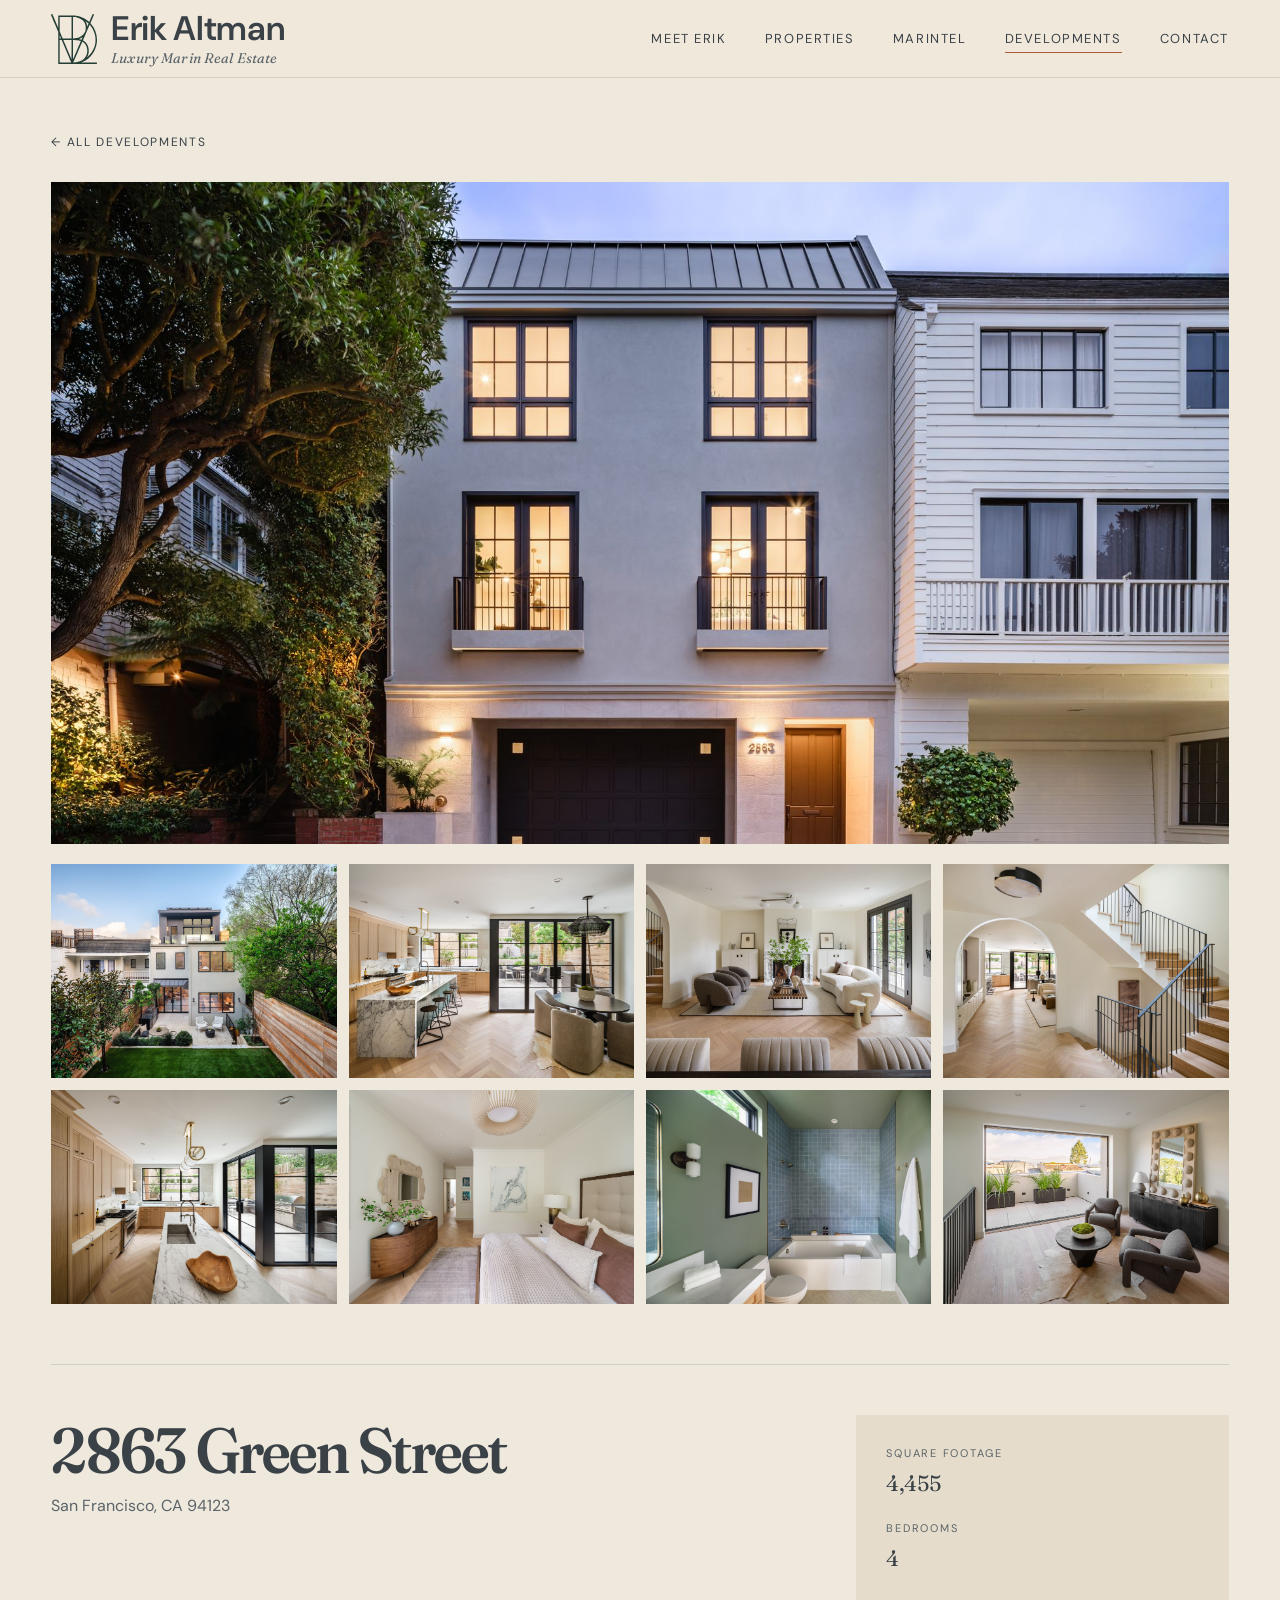
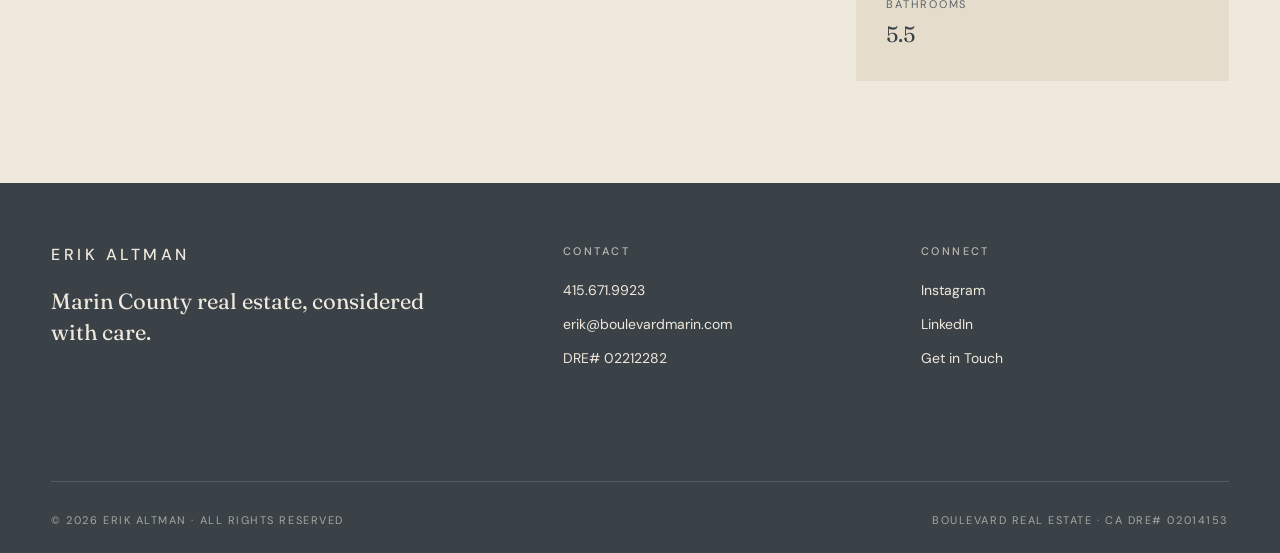
<file: development.html>
<!DOCTYPE html>
<html lang="en">
<head>
  <meta charset="UTF-8">
  <meta name="viewport" content="width=device-width, initial-scale=1.0">
  <title>Development | Erik Altman Marin County Real Estate</title>
  <meta name="description" content="Development project details from Erik Altman, Marin County real estate.">
  <!-- SEO -->
  <meta property="og:type" content="website">
  <meta property="og:site_name" content="Erik Altman Properties">
  <meta property="og:title" content="Development | Erik Altman Marin County Real Estate">
  <meta property="og:description" content="Development project details from Erik Altman, Marin County real estate.">
  <meta property="og:url" content="https://erikaltman.com/development">
  <meta property="og:image" content="https://erikaltman.com/images/photos/46-birch/06.jpg">
  <meta name="twitter:card" content="summary_large_image">
  <link rel="preconnect" href="https://fonts.googleapis.com">
  <link rel="preconnect" href="https://fonts.gstatic.com" crossorigin>
  <link href="https://fonts.googleapis.com/css2?family=DM+Sans:wght@400;500;600&family=DM+Serif+Display:ital@0;1&family=Fraunces:ital,opsz,wght,SOFT,WONK@0,9..144,400..900,0..100,0..1;1,9..144,400..900,0..100,0..1&display=swap" rel="stylesheet">
  <link rel="icon" href="favicon.ico" sizes="any">
  <link rel="icon" href="favicon.svg" type="image/svg+xml">
  <link rel="apple-touch-icon" href="apple-touch-icon.png">
  <link rel="stylesheet" href="css/styles.css?v=20261119a">
  <script async src="https://news.google.com/swg/js/v1/publisher.js"></script>
</head>
<body>

  <nav class="nav">
    <div class="nav-inner">
      <a href="index.html" class="nav-logo"><img src="images/blvd-mark.svg" alt="" class="nav-mark" width="35" height="38"><span class="nav-logo-text"><span class="nav-name">Erik Altman</span><span class="nav-tagline">Luxury Marin Real Estate</span></span></a>
      <button class="nav-toggle" aria-label="Menu"><span></span><span></span><span></span></button>
      <ul class="nav-links">
        <li><a href="index.html">Meet Erik</a></li>
        <li><a href="properties.html">Properties</a></li>
        <li><a href="marintel.html">MarIntel</a></li>
        <li><a href="developments.html" class="active">Developments</a></li>
        <li><a href="contact.html">Contact</a></li>
      </ul>
    </div>
  </nav>

  <main>
    <section class="section" id="property-detail"></section>
  </main>

  <footer class="footer">
    <div class="footer-inner">
      <div>
        <div class="footer-logo">ERIK ALTMAN</div>
        <p class="footer-tagline">Marin County real estate, considered with care.</p>
      </div>
      <div>
        <h4>Contact</h4>
        <ul>
          <li><a href="tel:4156719923">415.671.9923</a></li>
          <li><a href="mailto:erik@boulevardmarin.com">erik@boulevardmarin.com</a></li>
          <li>DRE# 02212282</li>
        </ul>
      </div>
      <div>
        <h4>Connect</h4>
        <ul>
          <li><a href="https://www.instagram.com/erikaltmanproperties/" target="_blank" rel="noopener">Instagram</a></li>
          <li><a href="https://www.linkedin.com/in/erik-altman/" target="_blank" rel="noopener">LinkedIn</a></li>
          <li><a href="contact.html">Get in Touch</a></li>
        </ul>
        <div class="footer-preferred-source" google-add-preferred-source-btn data-theme="dark" data-lang="en"></div>
      </div>
    </div>
    <div class="footer-bottom">
      <span>© <span id="year"></span> Erik Altman · All Rights Reserved</span>
      <span>Boulevard Real Estate · CA DRE# 02014153</span>
    </div>
  </footer>

  <script src="js/site.js?v=20261119b"></script>
  <script>
    document.getElementById('year').textContent = new Date().getFullYear();
    renderPropertyDetail(true);
  </script>
</body>
</html>
</file>
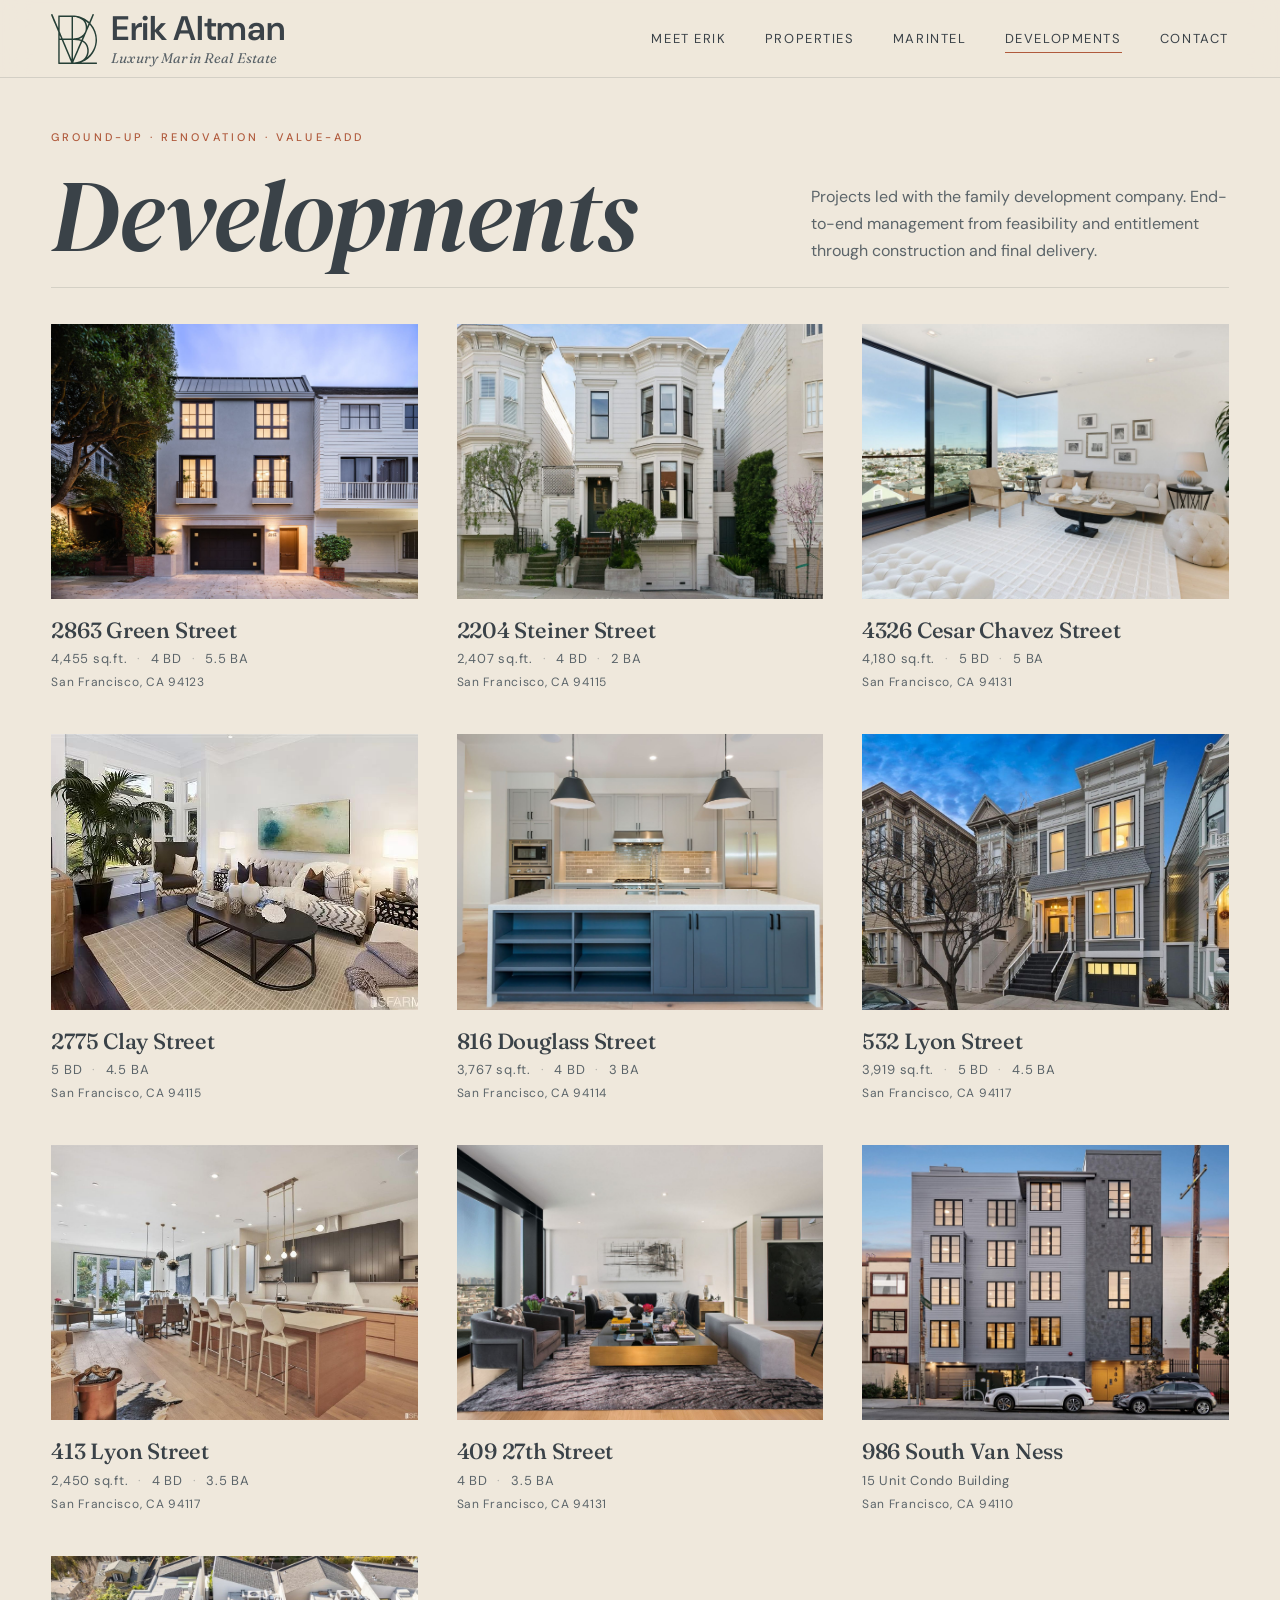
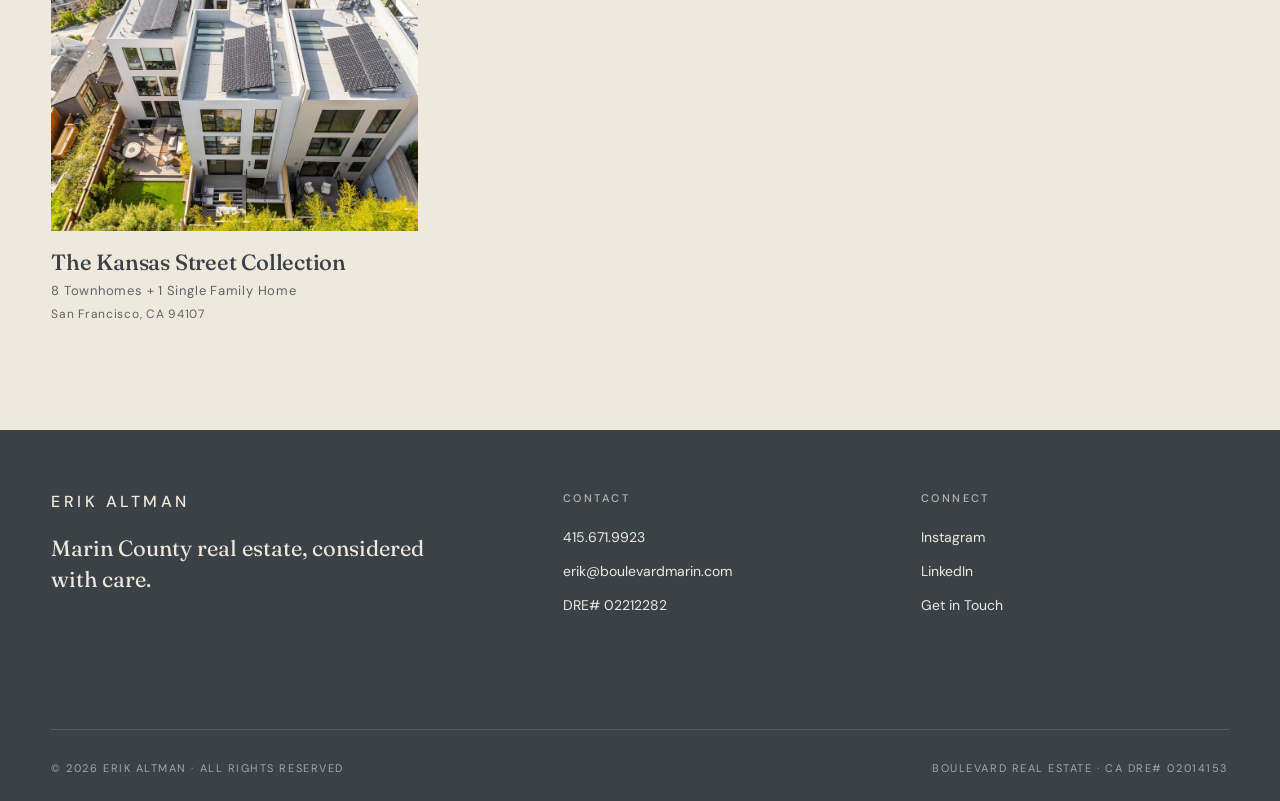
<file: developments.html>
<!DOCTYPE html>
<html lang="en">
<head>
  <meta charset="UTF-8">
  <meta name="viewport" content="width=device-width, initial-scale=1.0">
  <title>Marin &amp; San Francisco Real Estate Development | Erik Altman</title>
  <meta name="description" content="Ground-up homes, renovations and value-add projects led by Erik Altman in Marin County and San Francisco, from Kentfield to Pacific Heights.">
  <!-- SEO -->
  <link rel="canonical" href="https://erikaltman.com/developments">
  <meta property="og:type" content="website">
  <meta property="og:site_name" content="Erik Altman Properties">
  <meta property="og:title" content="Marin &amp; San Francisco Real Estate Development | Erik Altman">
  <meta property="og:description" content="Ground-up homes, renovations and value-add projects led by Erik Altman in Marin County and San Francisco, from Kentfield to Pacific Heights.">
  <meta property="og:url" content="https://erikaltman.com/developments">
  <meta property="og:image" content="https://erikaltman.com/images/photos/46-birch/06.jpg">
  <meta name="twitter:card" content="summary_large_image">
  <link rel="preconnect" href="https://fonts.googleapis.com">
  <link rel="preconnect" href="https://fonts.gstatic.com" crossorigin>
  <link href="https://fonts.googleapis.com/css2?family=DM+Sans:wght@400;500;600&family=DM+Serif+Display:ital@0;1&family=Fraunces:ital,opsz,wght,SOFT,WONK@0,9..144,400..900,0..100,0..1;1,9..144,400..900,0..100,0..1&display=swap" rel="stylesheet">
  <link rel="icon" href="favicon.ico" sizes="any">
  <link rel="icon" href="favicon.svg" type="image/svg+xml">
  <link rel="apple-touch-icon" href="apple-touch-icon.png">
  <link rel="stylesheet" href="css/styles.css?v=20261119a">
  <script async src="https://news.google.com/swg/js/v1/publisher.js"></script>
</head>
<body>

  <nav class="nav">
    <div class="nav-inner">
      <a href="index.html" class="nav-logo"><img src="images/blvd-mark.svg" alt="" class="nav-mark" width="35" height="38"><span class="nav-logo-text"><span class="nav-name">Erik Altman</span><span class="nav-tagline">Luxury Marin Real Estate</span></span></a>
      <button class="nav-toggle" aria-label="Menu"><span></span><span></span><span></span></button>
      <ul class="nav-links">
        <li><a href="index.html">Meet Erik</a></li>
        <li><a href="properties.html">Properties</a></li>
        <li><a href="marintel.html">MarIntel</a></li>
        <li><a href="developments.html" class="active">Developments</a></li>
        <li><a href="contact.html">Contact</a></li>
      </ul>
    </div>
  </nav>

  <main>
    <section class="section">
      <div class="section-header">
        <div>
          <div class="eyebrow fade-up">Ground-Up · Renovation · Value-Add</div>
          <h1 class="h-display fade-up d1">Developments</h1>
        </div>
        <p class="body-text fade-up d2" style="max-width:38ch;">
          Projects led with the family development company. End-to-end management from feasibility and entitlement through construction and final delivery.
        </p>
      </div>

      <div class="properties-grid fade-up d2" id="developments-grid"></div>
    </section>
  </main>

  <footer class="footer">
    <div class="footer-inner">
      <div>
        <div class="footer-logo">ERIK ALTMAN</div>
        <p class="footer-tagline">Marin County real estate, considered with care.</p>
      </div>
      <div>
        <h4>Contact</h4>
        <ul>
          <li><a href="tel:4156719923">415.671.9923</a></li>
          <li><a href="mailto:erik@boulevardmarin.com">erik@boulevardmarin.com</a></li>
          <li>DRE# 02212282</li>
        </ul>
      </div>
      <div>
        <h4>Connect</h4>
        <ul>
          <li><a href="https://www.instagram.com/erikaltmanproperties/" target="_blank" rel="noopener">Instagram</a></li>
          <li><a href="https://www.linkedin.com/in/erik-altman/" target="_blank" rel="noopener">LinkedIn</a></li>
          <li><a href="contact.html">Get in Touch</a></li>
        </ul>
        <div class="footer-preferred-source" google-add-preferred-source-btn data-theme="dark" data-lang="en"></div>
      </div>
    </div>
    <div class="footer-bottom">
      <span>© <span id="year"></span> Erik Altman · All Rights Reserved</span>
      <span>Boulevard Real Estate · CA DRE# 02014153</span>
    </div>
  </footer>

  <script src="js/site.js?v=20261119b"></script>
  <script>
    document.getElementById('year').textContent = new Date().getFullYear();
    renderDevelopmentsGrid('#developments-grid');
  </script>
</body>
</html>
</file>
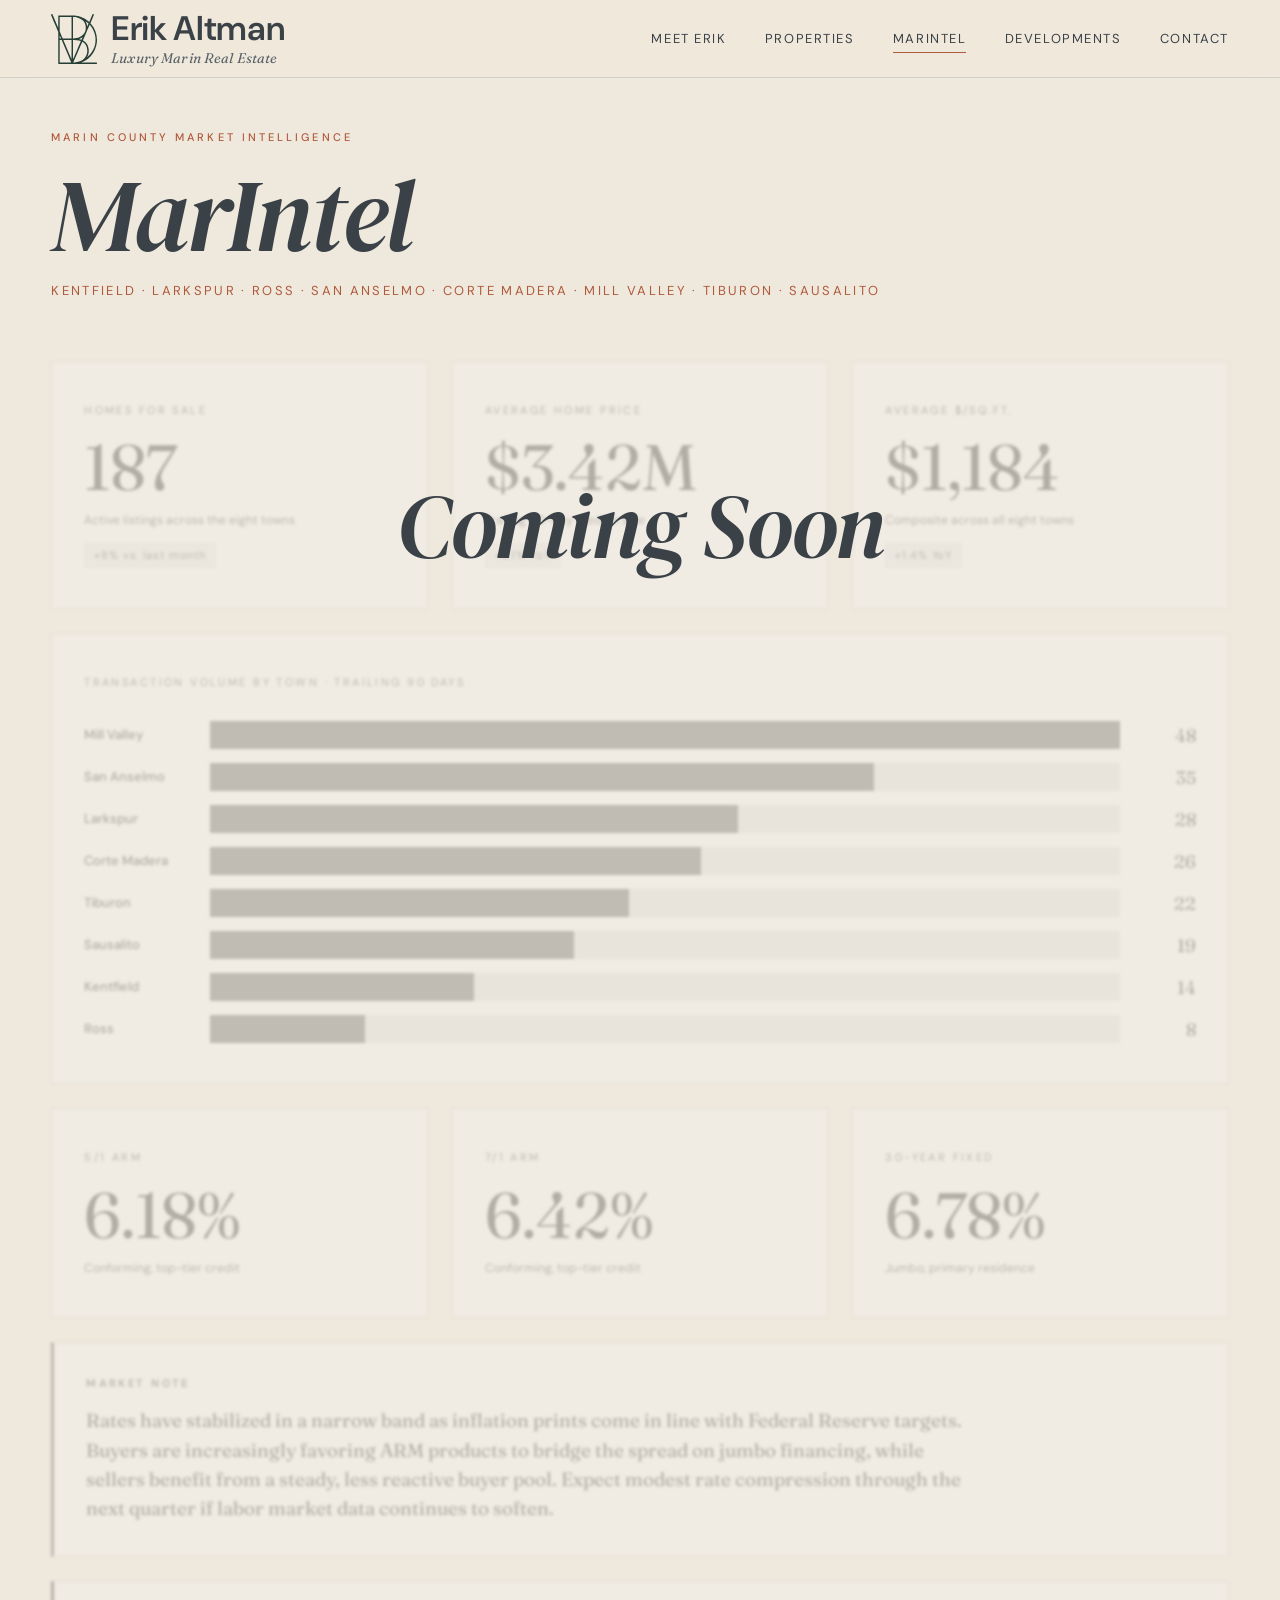
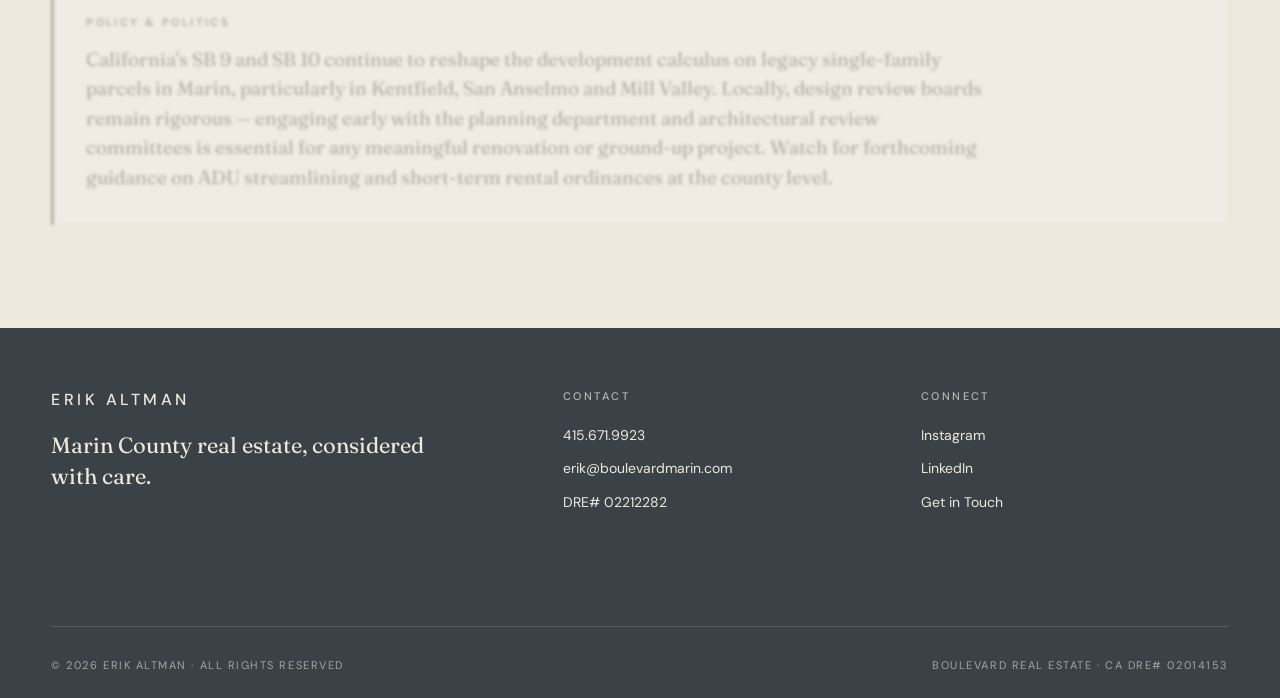
<file: marintel.html>
<!DOCTYPE html>
<html lang="en">
<head>
  <meta charset="UTF-8">
  <meta name="viewport" content="width=device-width, initial-scale=1.0">
  <title>MarIntel: Marin County Real Estate Market Report | Erik Altman</title>
  <meta name="description" content="Marin County housing market intelligence for Kentfield, Ross, Larkspur, San Anselmo, Corte Madera, Mill Valley, Tiburon and Sausalito: listings, prices and mortgage rates.">
  <!-- SEO -->
  <link rel="canonical" href="https://erikaltman.com/marintel">
  <meta property="og:type" content="website">
  <meta property="og:site_name" content="Erik Altman Properties">
  <meta property="og:title" content="MarIntel: Marin County Real Estate Market Report | Erik Altman">
  <meta property="og:description" content="Marin County housing market intelligence for Kentfield, Ross, Larkspur, San Anselmo, Corte Madera, Mill Valley, Tiburon and Sausalito: listings, prices and mortgage rates.">
  <meta property="og:url" content="https://erikaltman.com/marintel">
  <meta property="og:image" content="https://erikaltman.com/images/photos/46-birch/06.jpg">
  <meta name="twitter:card" content="summary_large_image">
  <link rel="preconnect" href="https://fonts.googleapis.com">
  <link rel="preconnect" href="https://fonts.gstatic.com" crossorigin>
  <link href="https://fonts.googleapis.com/css2?family=DM+Sans:wght@400;500;600&family=DM+Serif+Display:ital@0;1&family=Fraunces:ital,opsz,wght,SOFT,WONK@0,9..144,400..900,0..100,0..1;1,9..144,400..900,0..100,0..1&display=swap" rel="stylesheet">
  <link rel="icon" href="favicon.ico" sizes="any">
  <link rel="icon" href="favicon.svg" type="image/svg+xml">
  <link rel="apple-touch-icon" href="apple-touch-icon.png">
  <link rel="stylesheet" href="css/styles.css?v=20261119a">
  <script async src="https://news.google.com/swg/js/v1/publisher.js"></script>
</head>
<body>

  <nav class="nav">
    <div class="nav-inner">
      <a href="index.html" class="nav-logo"><img src="images/blvd-mark.svg" alt="" class="nav-mark" width="35" height="38"><span class="nav-logo-text"><span class="nav-name">Erik Altman</span><span class="nav-tagline">Luxury Marin Real Estate</span></span></a>
      <button class="nav-toggle" aria-label="Menu"><span></span><span></span><span></span></button>
      <ul class="nav-links">
        <li><a href="index.html">Meet Erik</a></li>
        <li><a href="properties.html">Properties</a></li>
        <li><a href="marintel.html" class="active">MarIntel</a></li>
        <li><a href="developments.html">Developments</a></li>
        <li><a href="contact.html">Contact</a></li>
      </ul>
    </div>
  </nav>

  <main>
    <section class="section">

      <div class="marintel-header fade-up">
        <div class="eyebrow">Marin County Market Intelligence</div>
        <h1 class="h-display">MarIntel</h1>
        <div class="marintel-towns">
          Kentfield · Larkspur · Ross · San Anselmo · Corte Madera · Mill Valley · Tiburon · Sausalito
        </div>
      </div>

      <!-- COMING SOON: data below is grayed out until MarIntel launches -->
      <div class="marintel-soon">
        <div class="marintel-soon-content" aria-hidden="true" inert>
        <!-- ROW 1: HEADLINE STATS -->
        <div class="stat-grid fade-up d1">
          <div class="stat-card">
            <div class="stat-card-label">Homes for Sale</div>
            <div class="stat-card-value">187</div>
            <div class="stat-card-sub">Active listings across the eight towns</div>
            <span class="stat-card-trend">+8% vs. last month</span>
          </div>
          <div class="stat-card">
            <div class="stat-card-label">Average Home Price</div>
            <div class="stat-card-value">$3.42M</div>
            <div class="stat-card-sub">Trailing 90-day median sale</div>
            <span class="stat-card-trend">+2.1% YoY</span>
          </div>
          <div class="stat-card">
            <div class="stat-card-label">Average $/Sq.Ft.</div>
            <div class="stat-card-value">$1,184</div>
            <div class="stat-card-sub">Composite across all eight towns</div>
            <span class="stat-card-trend">+1.4% YoY</span>
          </div>
        </div>

        <!-- ROW 2: BAR CHART -->
        <div class="chart-wrap fade-up d2" style="margin-bottom:24px;">
          <div class="chart-title">Transaction Volume by Town · Trailing 90 Days</div>
          <div class="bar-chart">
            <div class="bar-label">Mill Valley</div>
            <div class="bar-track"><div class="bar-fill" data-width="100%"></div></div>
            <div class="bar-value">48</div>
          </div>
          <div class="bar-chart">
            <div class="bar-label">San Anselmo</div>
            <div class="bar-track"><div class="bar-fill" data-width="73%"></div></div>
            <div class="bar-value">35</div>
          </div>
          <div class="bar-chart">
            <div class="bar-label">Larkspur</div>
            <div class="bar-track"><div class="bar-fill" data-width="58%"></div></div>
            <div class="bar-value">28</div>
          </div>
          <div class="bar-chart">
            <div class="bar-label">Corte Madera</div>
            <div class="bar-track"><div class="bar-fill" data-width="54%"></div></div>
            <div class="bar-value">26</div>
          </div>
          <div class="bar-chart">
            <div class="bar-label">Tiburon</div>
            <div class="bar-track"><div class="bar-fill" data-width="46%"></div></div>
            <div class="bar-value">22</div>
          </div>
          <div class="bar-chart">
            <div class="bar-label">Sausalito</div>
            <div class="bar-track"><div class="bar-fill" data-width="40%"></div></div>
            <div class="bar-value">19</div>
          </div>
          <div class="bar-chart">
            <div class="bar-label">Kentfield</div>
            <div class="bar-track"><div class="bar-fill" data-width="29%"></div></div>
            <div class="bar-value">14</div>
          </div>
          <div class="bar-chart">
            <div class="bar-label">Ross</div>
            <div class="bar-track"><div class="bar-fill" data-width="17%"></div></div>
            <div class="bar-value">8</div>
          </div>
        </div>

        <!-- ROW 3: MORTGAGE RATES + COMMENTARY -->
        <div class="stat-grid fade-up d2">
          <div class="stat-card">
            <div class="stat-card-label">5/1 ARM</div>
            <div class="stat-card-value">6.18%</div>
            <div class="stat-card-sub">Conforming, top-tier credit</div>
          </div>
          <div class="stat-card">
            <div class="stat-card-label">7/1 ARM</div>
            <div class="stat-card-value">6.42%</div>
            <div class="stat-card-sub">Conforming, top-tier credit</div>
          </div>
          <div class="stat-card">
            <div class="stat-card-label">30-Year Fixed</div>
            <div class="stat-card-value">6.78%</div>
            <div class="stat-card-sub">Jumbo, primary residence</div>
          </div>
        </div>

        <div class="commentary fade-up d3" style="margin-top:24px;">
          <h4>Market Note</h4>
          <p>
            Rates have stabilized in a narrow band as inflation prints come in line with Federal Reserve targets. Buyers are increasingly favoring ARM products to bridge the spread on jumbo financing, while sellers benefit from a steady, less reactive buyer pool. Expect modest rate compression through the next quarter if labor market data continues to soften.
          </p>
        </div>

        <!-- ROW 4: POLICY -->
        <div class="commentary fade-up d3" style="margin-top:24px; border-left-color: var(--canopy);">
          <h4 style="color: var(--canopy);">Policy & Politics</h4>
          <p>
            California's SB 9 and SB 10 continue to reshape the development calculus on legacy single-family parcels in Marin, particularly in Kentfield, San Anselmo and Mill Valley. Locally, design review boards remain rigorous — engaging early with the planning department and architectural review committees is essential for any meaningful renovation or ground-up project. Watch for forthcoming guidance on ADU streamlining and short-term rental ordinances at the county level.
          </p>
        </div>
        </div>
        <div class="marintel-soon-overlay">
          <div class="marintel-soon-badge">
            <div class="marintel-soon-title">Coming Soon</div>
          </div>
        </div>
      </div>

    </section>
  </main>

  <footer class="footer">
    <div class="footer-inner">
      <div>
        <div class="footer-logo">ERIK ALTMAN</div>
        <p class="footer-tagline">Marin County real estate, considered with care.</p>
      </div>
      <div>
        <h4>Contact</h4>
        <ul>
          <li><a href="tel:4156719923">415.671.9923</a></li>
          <li><a href="mailto:erik@boulevardmarin.com">erik@boulevardmarin.com</a></li>
          <li>DRE# 02212282</li>
        </ul>
      </div>
      <div>
        <h4>Connect</h4>
        <ul>
          <li><a href="https://www.instagram.com/erikaltmanproperties/" target="_blank" rel="noopener">Instagram</a></li>
          <li><a href="https://www.linkedin.com/in/erik-altman/" target="_blank" rel="noopener">LinkedIn</a></li>
          <li><a href="contact.html">Get in Touch</a></li>
        </ul>
        <div class="footer-preferred-source" google-add-preferred-source-btn data-theme="dark" data-lang="en"></div>
      </div>
    </div>
    <div class="footer-bottom">
      <span>© <span id="year"></span> Erik Altman · All Rights Reserved</span>
      <span>Boulevard Real Estate · CA DRE# 02014153</span>
    </div>
  </footer>

  <script src="js/site.js?v=20261119b"></script>
  <script>document.getElementById('year').textContent = new Date().getFullYear();</script>
</body>
</html>
</file>
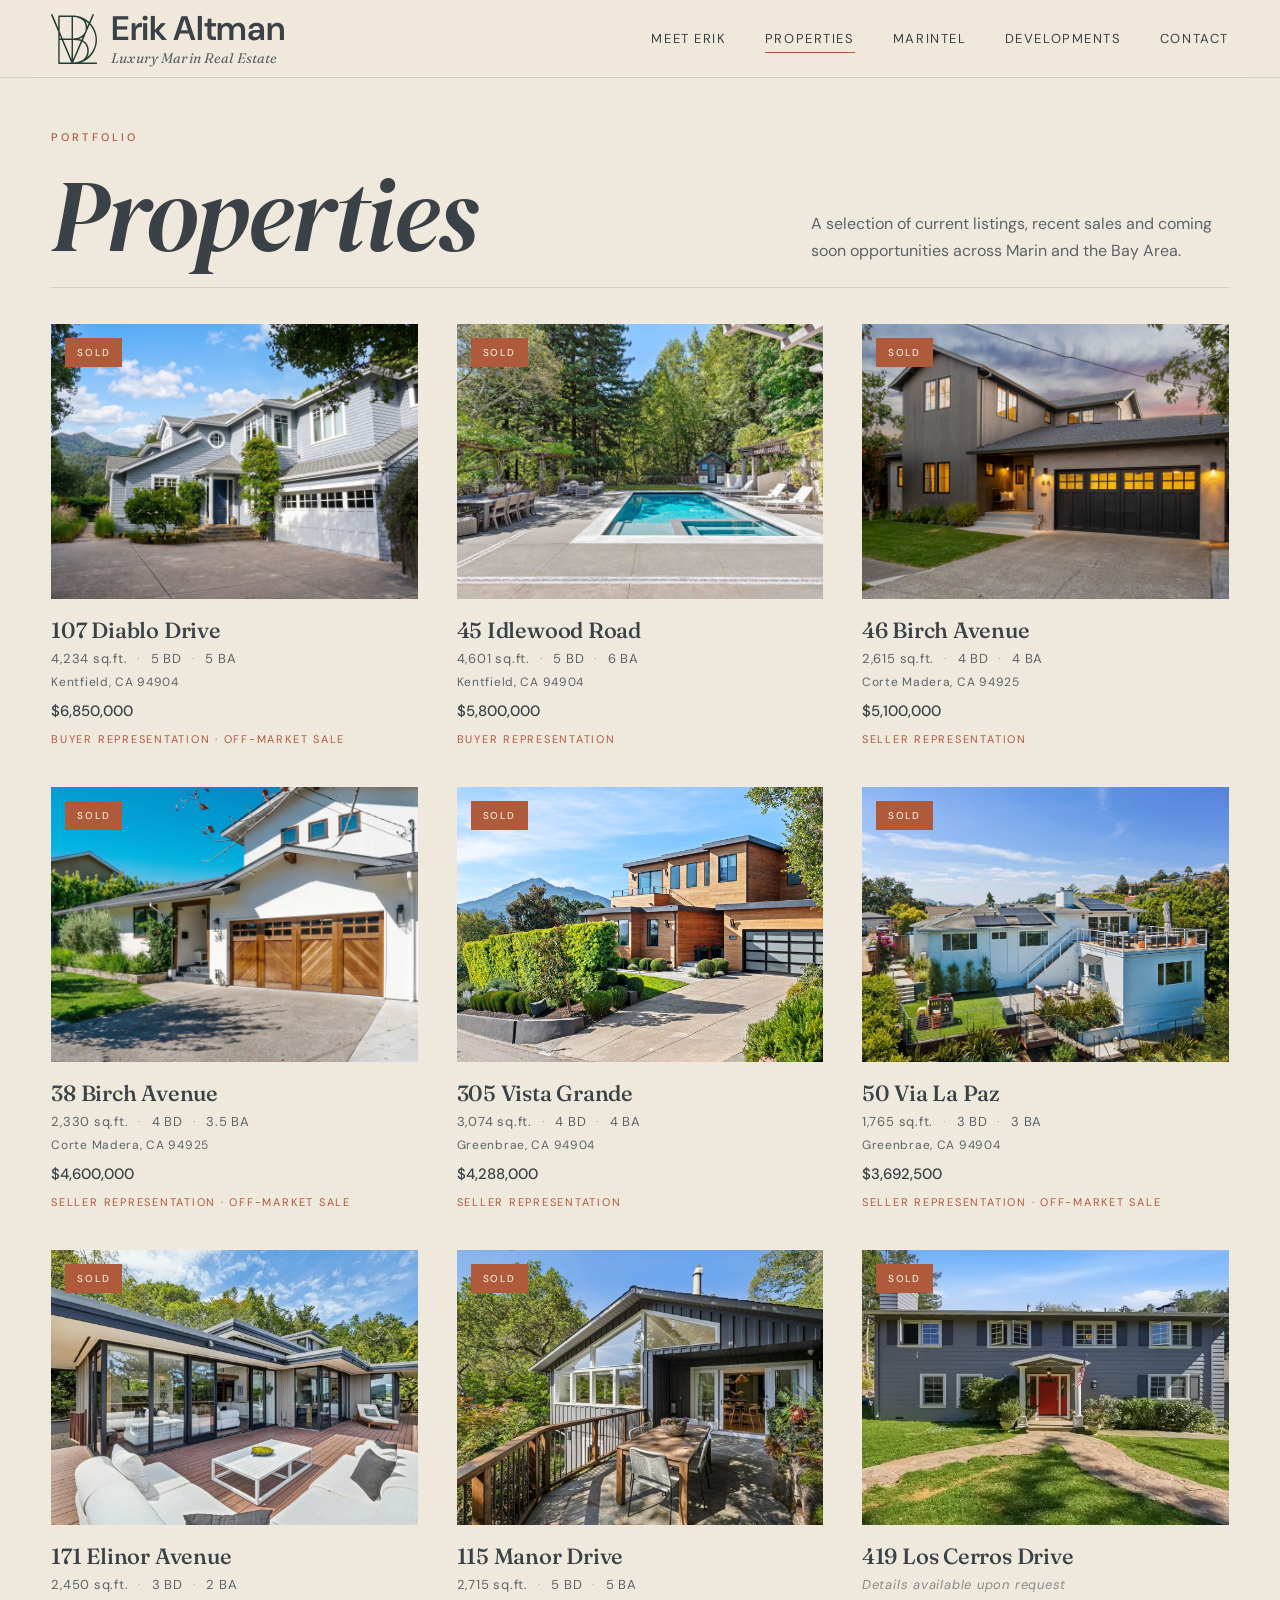
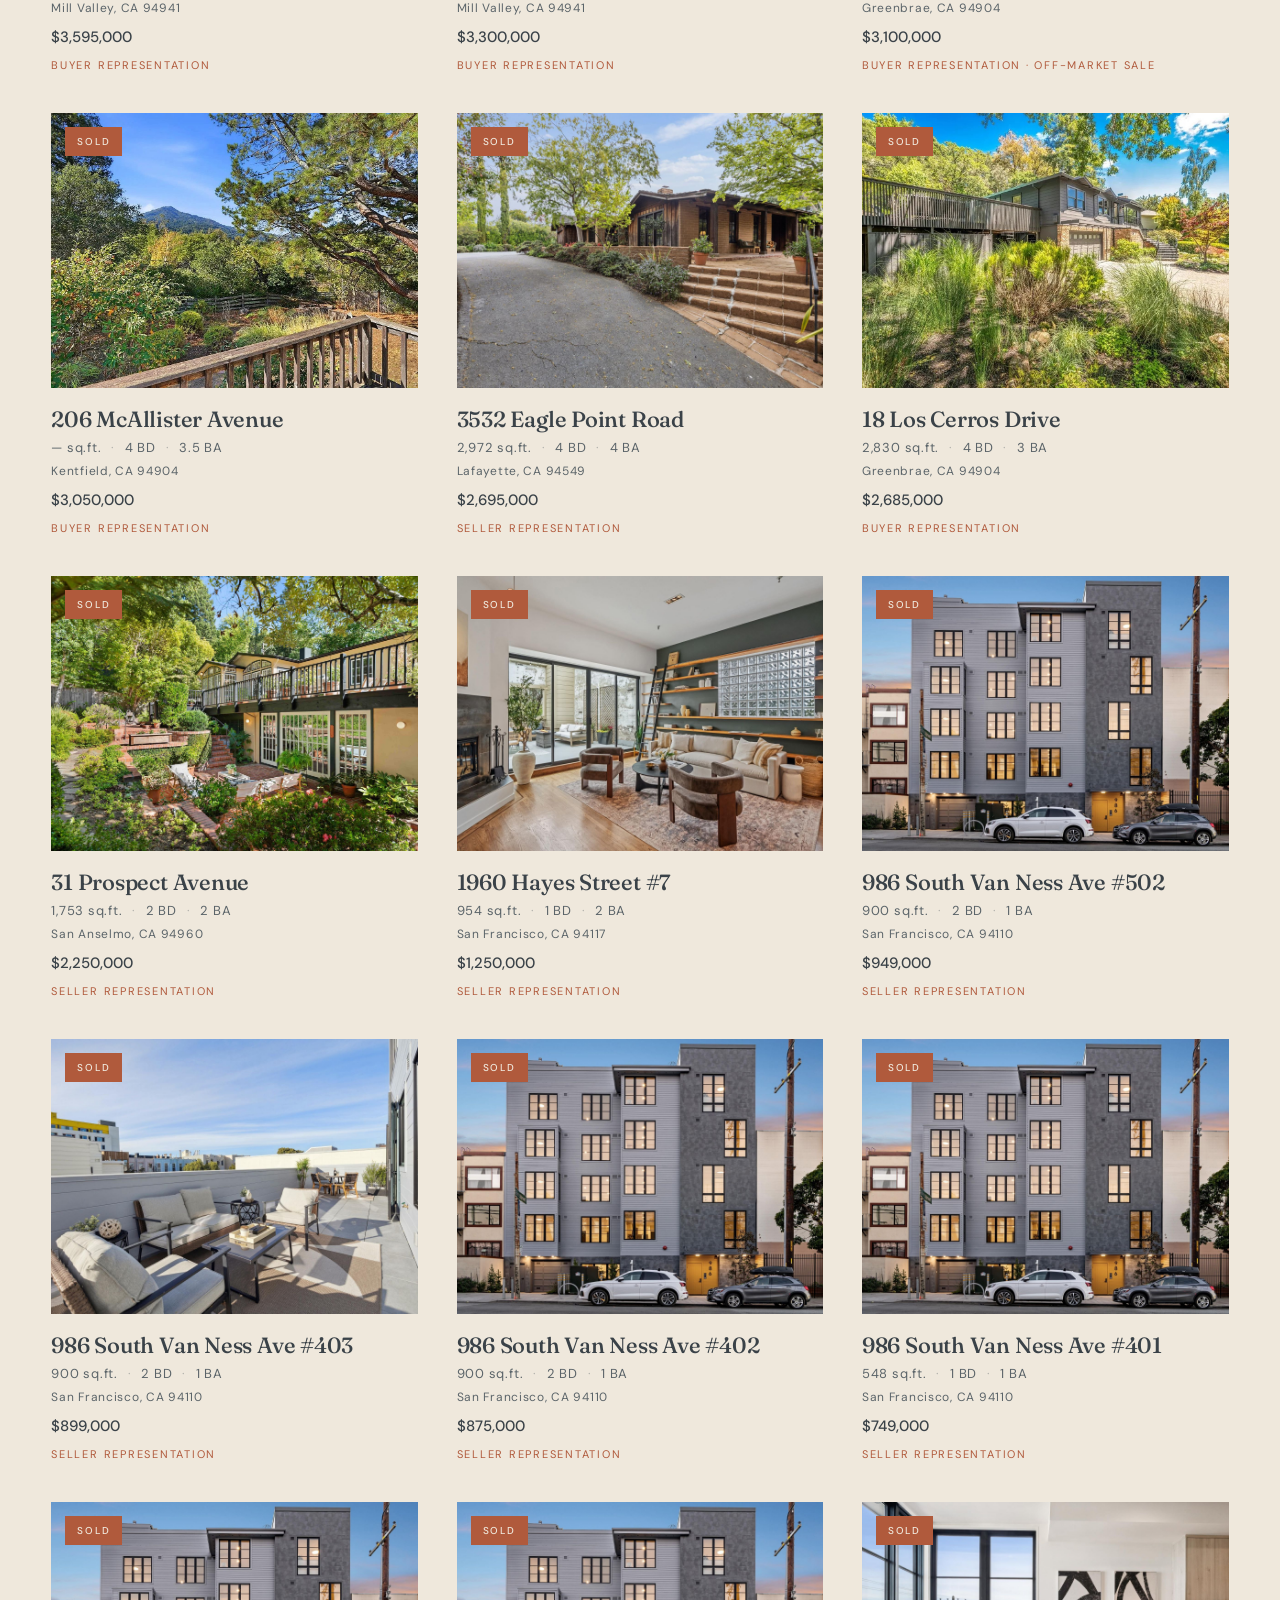
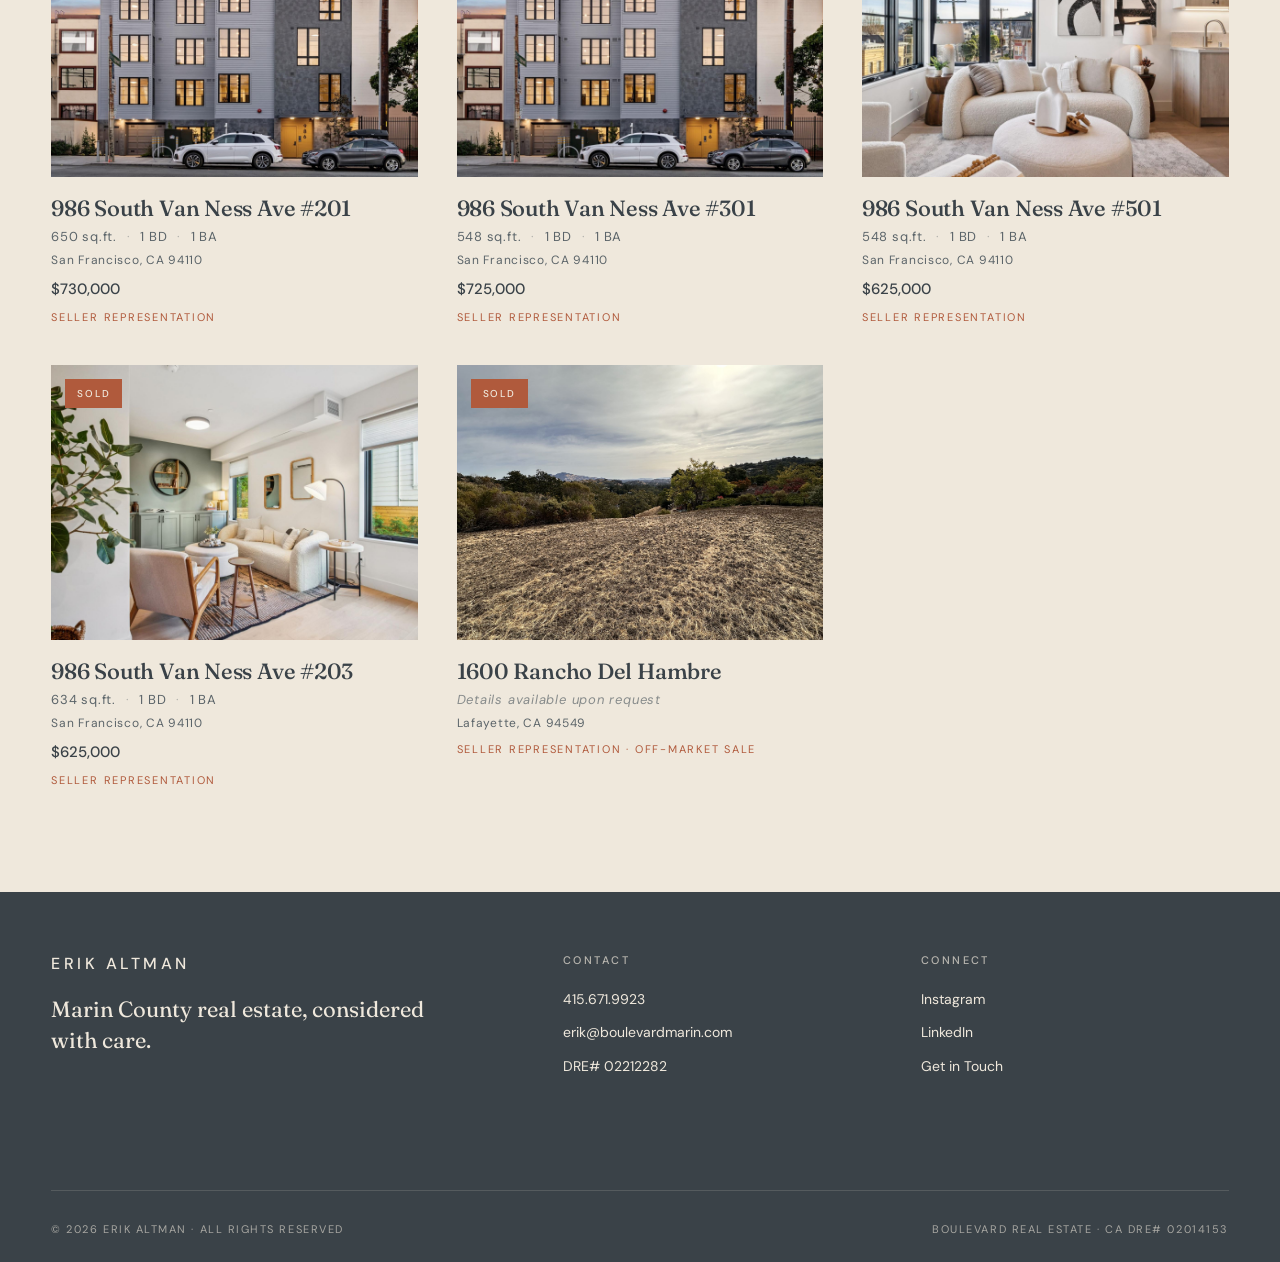
<file: properties.html>
<!DOCTYPE html>
<html lang="en">
<head>
  <meta charset="UTF-8">
  <meta name="viewport" content="width=device-width, initial-scale=1.0">
  <title>Marin Homes Sold &amp; For Sale | Erik Altman Properties</title>
  <meta name="description" content="Homes bought and sold by Erik Altman across Marin County and San Francisco, including Kentfield, Ross, Larkspur, Greenbrae, Mill Valley and San Anselmo.">
  <!-- SEO -->
  <link rel="canonical" href="https://erikaltman.com/properties">
  <meta property="og:type" content="website">
  <meta property="og:site_name" content="Erik Altman Properties">
  <meta property="og:title" content="Marin Homes Sold &amp; For Sale | Erik Altman Properties">
  <meta property="og:description" content="Homes bought and sold by Erik Altman across Marin County and San Francisco, including Kentfield, Ross, Larkspur, Greenbrae, Mill Valley and San Anselmo.">
  <meta property="og:url" content="https://erikaltman.com/properties">
  <meta property="og:image" content="https://erikaltman.com/images/photos/46-birch/06.jpg">
  <meta name="twitter:card" content="summary_large_image">
  <link rel="preconnect" href="https://fonts.googleapis.com">
  <link rel="preconnect" href="https://fonts.gstatic.com" crossorigin>
  <link href="https://fonts.googleapis.com/css2?family=DM+Sans:wght@400;500;600&family=DM+Serif+Display:ital@0;1&family=Fraunces:ital,opsz,wght,SOFT,WONK@0,9..144,400..900,0..100,0..1;1,9..144,400..900,0..100,0..1&display=swap" rel="stylesheet">
  <link rel="icon" href="favicon.ico" sizes="any">
  <link rel="icon" href="favicon.svg" type="image/svg+xml">
  <link rel="apple-touch-icon" href="apple-touch-icon.png">
  <link rel="stylesheet" href="css/styles.css?v=20261119a">
  <script async src="https://news.google.com/swg/js/v1/publisher.js"></script>
</head>
<body>

  <nav class="nav">
    <div class="nav-inner">
      <a href="index.html" class="nav-logo"><img src="images/blvd-mark.svg" alt="" class="nav-mark" width="35" height="38"><span class="nav-logo-text"><span class="nav-name">Erik Altman</span><span class="nav-tagline">Luxury Marin Real Estate</span></span></a>
      <button class="nav-toggle" aria-label="Menu"><span></span><span></span><span></span></button>
      <ul class="nav-links">
        <li><a href="index.html">Meet Erik</a></li>
        <li><a href="properties.html" class="active">Properties</a></li>
        <li><a href="marintel.html">MarIntel</a></li>
        <li><a href="developments.html">Developments</a></li>
        <li><a href="contact.html">Contact</a></li>
      </ul>
    </div>
  </nav>

  <main>
    <section class="section">
      <div class="section-header">
        <div>
          <div class="eyebrow fade-up">Portfolio</div>
          <h1 class="h-display fade-up d1">Properties</h1>
        </div>
        <p class="body-text fade-up d2" style="max-width:38ch;">
          A selection of current listings, recent sales and coming soon opportunities across Marin and the Bay Area.
        </p>
      </div>

      <div class="properties-grid fade-up d2" id="properties-grid"></div>
    </section>
  </main>

  <footer class="footer">
    <div class="footer-inner">
      <div>
        <div class="footer-logo">ERIK ALTMAN</div>
        <p class="footer-tagline">Marin County real estate, considered with care.</p>
      </div>
      <div>
        <h4>Contact</h4>
        <ul>
          <li><a href="tel:4156719923">415.671.9923</a></li>
          <li><a href="mailto:erik@boulevardmarin.com">erik@boulevardmarin.com</a></li>
          <li>DRE# 02212282</li>
        </ul>
      </div>
      <div>
        <h4>Connect</h4>
        <ul>
          <li><a href="https://www.instagram.com/erikaltmanproperties/" target="_blank" rel="noopener">Instagram</a></li>
          <li><a href="https://www.linkedin.com/in/erik-altman/" target="_blank" rel="noopener">LinkedIn</a></li>
          <li><a href="contact.html">Get in Touch</a></li>
        </ul>
        <div class="footer-preferred-source" google-add-preferred-source-btn data-theme="dark" data-lang="en"></div>
      </div>
    </div>
    <div class="footer-bottom">
      <span>© <span id="year"></span> Erik Altman · All Rights Reserved</span>
      <span>Boulevard Real Estate · CA DRE# 02014153</span>
    </div>
  </footer>

  <script src="js/site.js?v=20261119b"></script>
  <script>
    document.getElementById('year').textContent = new Date().getFullYear();
    renderPropertiesGrid('#properties-grid');
  </script>
</body>
</html>
</file>
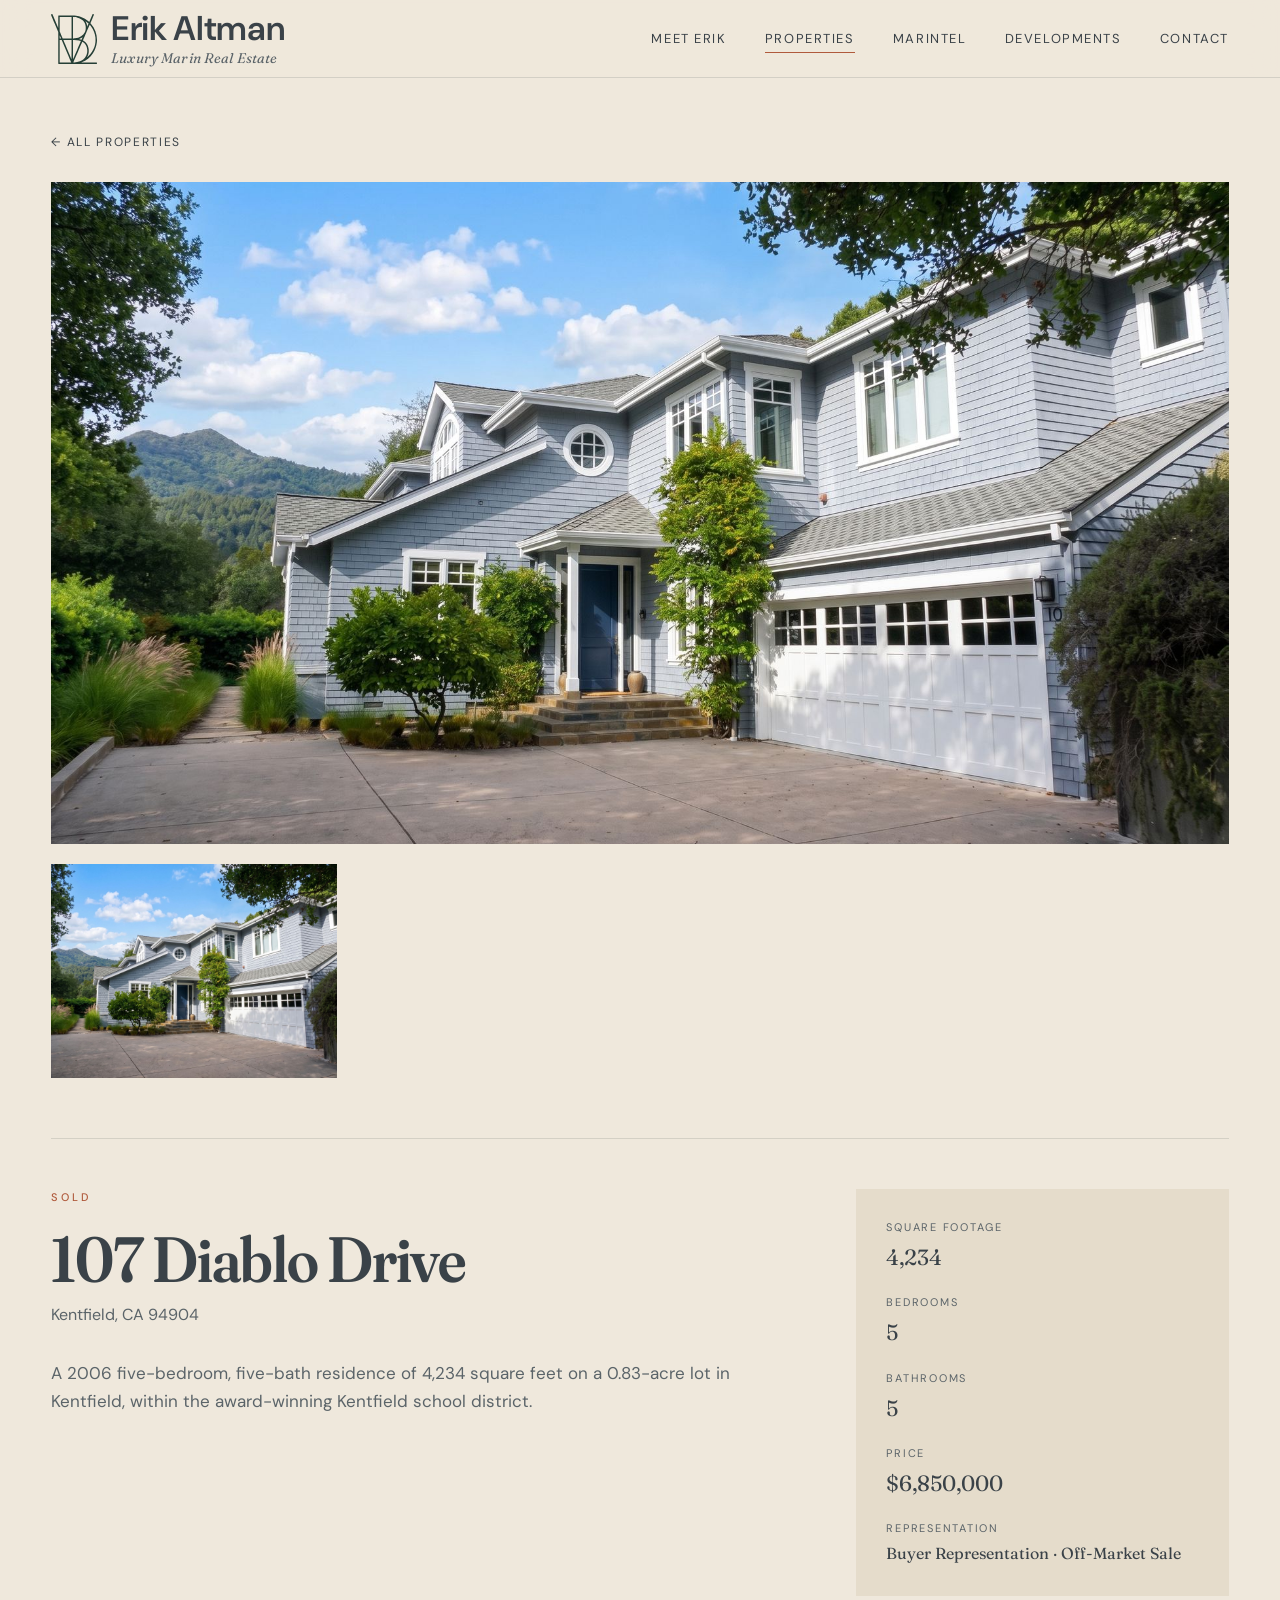
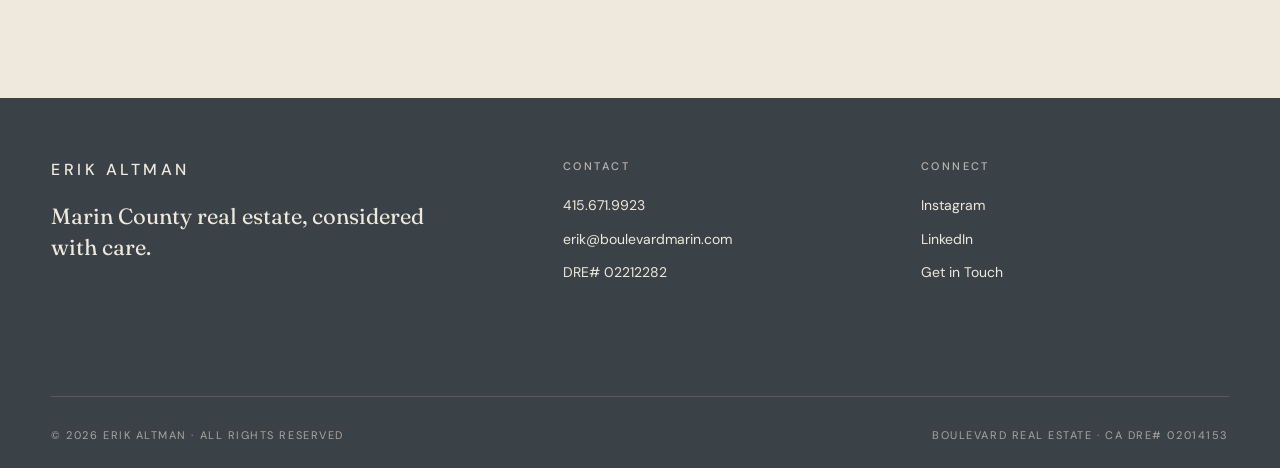
<file: property.html>
<!DOCTYPE html>
<html lang="en">
<head>
  <meta charset="UTF-8">
  <meta name="viewport" content="width=device-width, initial-scale=1.0">
  <title>Property | Erik Altman Marin County Real Estate</title>
  <meta name="description" content="Property details from Erik Altman, Marin County real estate.">
  <!-- SEO -->
  <meta property="og:type" content="website">
  <meta property="og:site_name" content="Erik Altman Properties">
  <meta property="og:title" content="Property | Erik Altman Marin County Real Estate">
  <meta property="og:description" content="Property details from Erik Altman, Marin County real estate.">
  <meta property="og:url" content="https://erikaltman.com/property">
  <meta property="og:image" content="https://erikaltman.com/images/photos/46-birch/06.jpg">
  <meta name="twitter:card" content="summary_large_image">
  <link rel="preconnect" href="https://fonts.googleapis.com">
  <link rel="preconnect" href="https://fonts.gstatic.com" crossorigin>
  <link href="https://fonts.googleapis.com/css2?family=DM+Sans:wght@400;500;600&family=DM+Serif+Display:ital@0;1&family=Fraunces:ital,opsz,wght,SOFT,WONK@0,9..144,400..900,0..100,0..1;1,9..144,400..900,0..100,0..1&display=swap" rel="stylesheet">
  <link rel="icon" href="favicon.ico" sizes="any">
  <link rel="icon" href="favicon.svg" type="image/svg+xml">
  <link rel="apple-touch-icon" href="apple-touch-icon.png">
  <link rel="stylesheet" href="css/styles.css?v=20261119a">
  <script async src="https://news.google.com/swg/js/v1/publisher.js"></script>
</head>
<body>

  <nav class="nav">
    <div class="nav-inner">
      <a href="index.html" class="nav-logo"><img src="images/blvd-mark.svg" alt="" class="nav-mark" width="35" height="38"><span class="nav-logo-text"><span class="nav-name">Erik Altman</span><span class="nav-tagline">Luxury Marin Real Estate</span></span></a>
      <button class="nav-toggle" aria-label="Menu"><span></span><span></span><span></span></button>
      <ul class="nav-links">
        <li><a href="index.html">Meet Erik</a></li>
        <li><a href="properties.html" class="active">Properties</a></li>
        <li><a href="marintel.html">MarIntel</a></li>
        <li><a href="developments.html">Developments</a></li>
        <li><a href="contact.html">Contact</a></li>
      </ul>
    </div>
  </nav>

  <main>
    <section class="section" id="property-detail"></section>
  </main>

  <footer class="footer">
    <div class="footer-inner">
      <div>
        <div class="footer-logo">ERIK ALTMAN</div>
        <p class="footer-tagline">Marin County real estate, considered with care.</p>
      </div>
      <div>
        <h4>Contact</h4>
        <ul>
          <li><a href="tel:4156719923">415.671.9923</a></li>
          <li><a href="mailto:erik@boulevardmarin.com">erik@boulevardmarin.com</a></li>
          <li>DRE# 02212282</li>
        </ul>
      </div>
      <div>
        <h4>Connect</h4>
        <ul>
          <li><a href="https://www.instagram.com/erikaltmanproperties/" target="_blank" rel="noopener">Instagram</a></li>
          <li><a href="https://www.linkedin.com/in/erik-altman/" target="_blank" rel="noopener">LinkedIn</a></li>
          <li><a href="contact.html">Get in Touch</a></li>
        </ul>
        <div class="footer-preferred-source" google-add-preferred-source-btn data-theme="dark" data-lang="en"></div>
      </div>
    </div>
    <div class="footer-bottom">
      <span>© <span id="year"></span> Erik Altman · All Rights Reserved</span>
      <span>Boulevard Real Estate · CA DRE# 02014153</span>
    </div>
  </footer>

  <script src="js/site.js?v=20261119b"></script>
  <script>
    document.getElementById('year').textContent = new Date().getFullYear();
    renderPropertyDetail(false);
  </script>
</body>
</html>
</file>
<file: css/styles.css>
/* ============================================================
   ERIK ALTMAN — Marin County Real Estate
   Brand palette inspired by Boulevard Marin
   ============================================================ */

:root {
  /* Boulevard brand palette */
  --limestone: #EFE8DC;       /* primary background */
  --limestone-deep: #E5DCCB;  /* secondary surfaces */
  --slate: #3A4248;           /* primary type & spot color */
  --slate-soft: #5B6469;
  --canyon-brick: #B05A3C;    /* warm accent */
  --canopy: #455444;          /* deep green accent */
  --paper: #F7F2E8;
  --hairline: rgba(58, 66, 72, 0.15);

  /* Typography */
  --font-display: 'Fraunces', 'Playfair Display', Georgia, serif;
  --font-body: 'DM Sans', 'Helvetica Neue', Arial, sans-serif;
  --font-mono: 'JetBrains Mono', 'Courier New', monospace;

  /* Layout */
  --nav-height: 78px;
  --max-width: 1440px;
  --gutter: clamp(20px, 4vw, 60px);
}

* { box-sizing: border-box; margin: 0; padding: 0; }

html { scroll-behavior: smooth; }

body {
  background: var(--limestone);
  color: var(--slate);
  font-family: var(--font-body);
  font-weight: 400;
  font-size: 16px;
  line-height: 1.55;
  -webkit-font-smoothing: antialiased;
  -moz-osx-font-smoothing: grayscale;
  overflow-x: hidden;
}

img { max-width: 100%; display: block; }
a { color: inherit; text-decoration: none; }
button { font-family: inherit; cursor: pointer; border: none; background: none; color: inherit; }

/* ============================================================
   NAVIGATION
   ============================================================ */
.nav {
  position: fixed;
  top: 0; left: 0; right: 0;
  height: var(--nav-height);
  background: rgba(239, 232, 220, 0.92);
  backdrop-filter: saturate(140%) blur(14px);
  -webkit-backdrop-filter: saturate(140%) blur(14px);
  border-bottom: 1px solid var(--hairline);
  z-index: 100;
  display: flex;
  align-items: center;
  padding: 0 var(--gutter);
}

.nav-inner {
  width: 100%;
  max-width: var(--max-width);
  margin: 0 auto;
  display: flex;
  align-items: center;
  justify-content: space-between;
}

.nav-logo {
  font-family: var(--font-body);
  font-weight: 600;
  letter-spacing: -0.01em;
  font-size: 34px;
  line-height: 1;
  color: var(--slate);
  text-transform: none;
  display: inline-flex;
  align-items: center;
  gap: 14px;
}

.nav-mark {
  height: 50px;
  width: auto;
  flex-shrink: 0;
}

.nav-logo-text {
  display: flex;
  flex-direction: column;
  gap: 5px;
}

.nav-tagline {
  font-family: 'Fraunces', Georgia, serif;
  font-variation-settings: 'opsz' 14;
  font-weight: 400;
  font-style: italic;
  font-size: 14px;
  line-height: 1;
  letter-spacing: 0.01em;
  color: var(--slate-soft);
  white-space: nowrap;
}

@media (max-width: 600px) {
  .nav-logo { font-size: 26px; gap: 10px; }
  .nav-mark { height: 40px; }
  .nav-tagline { font-size: 11.5px; }
}

.nav-links {
  display: flex;
  gap: clamp(20px, 3vw, 44px);
  list-style: none;
  align-items: center;
}

.nav-links a {
  font-size: 13px;
  letter-spacing: 0.12em;
  text-transform: uppercase;
  color: var(--slate);
  position: relative;
  padding: 8px 0;
  transition: color 0.25s ease;
}

.nav-links a::after {
  content: '';
  position: absolute;
  left: 0; right: 0; bottom: 2px;
  height: 1px;
  background: var(--canyon-brick);
  transform: scaleX(0);
  transform-origin: left;
  transition: transform 0.35s cubic-bezier(.2,.7,.2,1);
}

.nav-links a:hover { color: var(--canyon-brick); }
.nav-links a:hover::after,
.nav-links a.active::after { transform: scaleX(1); }

.nav-toggle {
  display: none;
  position: relative;
  z-index: 2;
  width: 44px; height: 44px;
  margin-right: -8px;
  padding: 0 8px;
  flex-direction: column;
  justify-content: center;
  gap: 5px;
  flex-shrink: 0;
  -webkit-tap-highlight-color: transparent;
}
.nav-toggle span {
  display: block;
  height: 1.5px;
  background: var(--slate);
  transition: transform 0.3s ease, opacity 0.2s ease;
}
.nav-toggle[aria-expanded="true"] span:nth-child(1) { transform: translateY(6.5px) rotate(45deg); }
.nav-toggle[aria-expanded="true"] span:nth-child(2) { opacity: 0; }
.nav-toggle[aria-expanded="true"] span:nth-child(3) { transform: translateY(-6.5px) rotate(-45deg); }

/* ============================================================
   LAYOUT PRIMITIVES
   ============================================================ */
main { padding-top: var(--nav-height); }

.section {
  padding: clamp(30px, 4vw, 56px) var(--gutter);
  max-width: var(--max-width);
  margin: 0 auto;
}

.section-tight { padding: clamp(20px, 2.5vw, 40px) var(--gutter); }

.eyebrow {
  font-size: 11px;
  letter-spacing: 0.28em;
  text-transform: uppercase;
  color: var(--canyon-brick);
  font-weight: 500;
  margin-bottom: 18px;
}

.h-display {
  font-family: 'DM Serif Display', 'Fraunces', Georgia, serif;
  font-weight: 400;
  font-style: italic;
  font-size: clamp(48px, 8vw, 112px);
  line-height: 0.98;
  letter-spacing: -0.02em;
  color: var(--slate);
}

.h-section {
  font-family: var(--font-display);
  font-weight: 600;
  font-size: clamp(34px, 5vw, 64px);
  line-height: 1.08;
  letter-spacing: -0.02em;
  color: var(--slate);
  font-variation-settings: "SOFT" 50, "WONK" 0, "opsz" 144;
}

.h-sub {
  font-family: var(--font-display);
  font-weight: 500;
  font-size: clamp(24px, 3vw, 36px);
  letter-spacing: -0.01em;
  color: var(--slate);
}

.body-text {
  font-size: 16px;
  line-height: 1.7;
  color: var(--slate-soft);
  max-width: 60ch;
}

/* ============================================================
   HOMEPAGE — INTRO
   ============================================================ */
.intro {
  display: grid;
  grid-template-columns: 1.1fr 1fr;
  gap: clamp(40px, 6vw, 100px);
  align-items: center;
  min-height: auto;
  padding-top: clamp(28px, 4vw, 56px);
  padding-bottom: 0;
}

/* Section directly after intro: match the gap above the intro for visual balance */
.intro + .section { padding-top: clamp(28px, 4vw, 56px); }

.intro-portrait {
  position: relative;
  aspect-ratio: 4 / 5;
  overflow: hidden;
  background: var(--limestone-deep);
}

.intro-portrait img {
  width: 100%;
  height: 100%;
  object-fit: cover;
  object-position: center;
}

.intro-portrait::after {
  content: '';
  position: absolute; inset: 0;
  border: 1px solid var(--hairline);
  pointer-events: none;
}

.intro-content .h-display { margin-bottom: 24px; }
.intro-meta {
  display: flex;
  flex-wrap: wrap;
  gap: 24px;
  margin-top: 36px;
  padding-top: 28px;
  border-top: 1px solid var(--hairline);
}
.intro-meta-item {
  font-size: 12px;
  letter-spacing: 0.16em;
  text-transform: uppercase;
  color: var(--slate);
}
.intro-meta-item span {
  display: block;
  font-family: var(--font-body);
  font-weight: 500;
  font-size: 17px;
  letter-spacing: 0;
  text-transform: none;
  color: var(--canyon-brick);
  margin-top: 6px;
}

.scroll-cue {
  margin-top: 50px;
  display: inline-flex;
  align-items: center;
  gap: 14px;
  font-size: 11px;
  letter-spacing: 0.22em;
  text-transform: uppercase;
  color: var(--slate-soft);
}
.scroll-cue::after {
  content: '';
  width: 60px; height: 1px;
  background: var(--slate-soft);
}

/* ============================================================
   PROPERTY CARDS — GRID
   ============================================================ */
.section-header {
  display: flex;
  justify-content: space-between;
  align-items: flex-end;
  flex-wrap: wrap;
  gap: 20px;
  margin-bottom: 36px;
  padding-bottom: 22px;
  border-bottom: 1px solid var(--hairline);
}

.properties-grid {
  display: grid;
  grid-template-columns: repeat(3, 1fr);
  gap: clamp(24px, 3vw, 40px);
}

.property-card {
  display: block;
  background: transparent;
  transition: transform 0.4s cubic-bezier(.2,.7,.2,1);
}

.property-card:hover { transform: translateY(-4px); }

.property-photo {
  position: relative;
  aspect-ratio: 4 / 3;
  overflow: hidden;
  background: var(--limestone-deep);
  margin-bottom: 18px;
}

.property-photo img {
  width: 100%; height: 100%;
  object-fit: cover;
  transition: transform 0.7s cubic-bezier(.2,.7,.2,1);
}

.property-card:hover .property-photo img { transform: scale(1.04); }

.property-badge {
  position: absolute;
  top: 14px; left: 14px;
  padding: 7px 12px;
  font-size: 10px;
  letter-spacing: 0.18em;
  font-weight: 500;
  text-transform: uppercase;
  color: var(--limestone);
  background: var(--slate);
  z-index: 2;
}

.property-badge.sold { background: var(--canyon-brick); }
.property-badge.for-sale { background: var(--canopy); }
.property-badge.coming-soon { background: var(--slate); }

.property-address {
  font-family: var(--font-display);
  font-weight: 500;
  font-size: 22px;
  line-height: 1.2;
  letter-spacing: -0.01em;
  color: var(--slate);
  margin-bottom: 6px;
}

.property-specs {
  font-size: 13px;
  letter-spacing: 0.06em;
  color: var(--slate-soft);
  margin-bottom: 4px;
}
.property-specs span { margin: 0 6px; opacity: 0.4; }

.property-price {
  font-size: 15px;
  font-weight: 500;
  color: var(--slate);
  margin-top: 8px;
}

.property-rep {
  font-size: 11px;
  letter-spacing: 0.16em;
  text-transform: uppercase;
  color: var(--canyon-brick);
  margin-top: 8px;
}

/* ============================================================
   PROPERTIES CAROUSEL (homepage)
   ============================================================ */
.carousel {
  position: relative;
  overflow: hidden;
}

.carousel-track {
  display: flex;
  gap: clamp(20px, 2.5vw, 32px);
  overflow-x: auto;
  scroll-snap-type: x mandatory;
  scrollbar-width: none;
  -ms-overflow-style: none;
  padding-bottom: 10px;
}
.carousel-track::-webkit-scrollbar { display: none; }

.carousel-item {
  flex: 0 0 calc((100% - 2 * clamp(20px, 2.5vw, 32px)) / 3);
  scroll-snap-align: start;
}

.carousel-controls {
  display: flex;
  gap: 10px;
  margin-top: 30px;
  justify-content: flex-end;
}

.carousel-btn {
  width: 44px; height: 44px;
  border: 1px solid var(--hairline);
  border-radius: 50%;
  display: flex; align-items: center; justify-content: center;
  transition: all 0.25s ease;
}
.carousel-btn:hover {
  background: var(--slate);
  color: var(--limestone);
  border-color: var(--slate);
}
.carousel-btn svg { width: 14px; height: 14px; }

/* ============================================================
   REVIEWS — HORIZONTAL SCROLL
   ============================================================ */
.reviews {
  background: var(--limestone-deep);
  padding: clamp(40px, 5vw, 70px) 0;
  margin: 0 calc(-1 * var(--gutter));
  position: relative;
}
.reviews-inner {
  max-width: var(--max-width);
  margin: 0 auto;
  padding: 0 var(--gutter);
}

.reviews-track {
  display: flex;
  gap: 32px;
  overflow-x: auto;
  scroll-snap-type: x mandatory;
  scrollbar-width: none;
  margin-top: 40px;
  padding-bottom: 10px;
}
.reviews-track::-webkit-scrollbar { display: none; }

.review-card {
  flex: 0 0 clamp(300px, 35vw, 460px);
  scroll-snap-align: start;
  background: var(--limestone);
  padding: 36px 32px;
  display: flex;
  flex-direction: column;
}
.review-stars {
  color: var(--canyon-brick);
  font-size: 14px;
  letter-spacing: 4px;
  margin-bottom: 18px;
}
.review-text {
  font-family: var(--font-display);
  font-size: 19px;
  line-height: 1.5;
  color: var(--slate);
  margin-bottom: 24px;
  flex: 1;
}
.review-author {
  font-size: 12px;
  letter-spacing: 0.16em;
  text-transform: uppercase;
  color: var(--slate-soft);
  padding-top: 18px;
  border-top: 1px solid var(--hairline);
  display: flex;
  align-items: center;
  gap: 12px;
}
.review-text {
  display: -webkit-box;
  -webkit-line-clamp: 9;
  -webkit-box-orient: vertical;
  overflow: hidden;
  white-space: pre-line;
}
.review-text.is-open {
  display: block;
  -webkit-line-clamp: unset;
  overflow: visible;
}
.review-more {
  align-self: flex-start;
  margin: -12px 0 24px;
  padding: 2px 0;
  font-size: 12px;
  letter-spacing: 0.12em;
  text-transform: uppercase;
  color: var(--slate);
  border-bottom: 1px solid var(--canyon-brick);
}
.review-more:hover { color: var(--canyon-brick); }
.review-more:focus-visible { outline: 2px solid var(--canyon-brick); outline-offset: 3px; }
.review-initials {
  display: inline-flex;
  align-items: center;
  justify-content: center;
  background: var(--limestone-deep);
  color: var(--slate);
  font-size: 11px;
  letter-spacing: 0.04em;
  font-weight: 600;
}
.reviews-track { align-items: flex-start; }
.review-avatar {
  width: 32px;
  height: 32px;
  border-radius: 50%;
  object-fit: cover;
  flex-shrink: 0;
}
.review-who { display: flex; flex-direction: column; gap: 4px; min-width: 0; }
.review-name { color: var(--slate); }
a.review-name:hover { color: var(--canyon-brick); }
.review-date { font-size: 11px; letter-spacing: 0.08em; text-transform: none; }

.reviews-attrib {
  display: flex;
  flex-wrap: wrap;
  align-items: baseline;
  justify-content: space-between;
  gap: 8px 24px;
  margin-top: 24px;
  font-size: 13px;
  color: var(--slate-soft);
}
.reviews-all {
  font-size: 12px;
  letter-spacing: 0.12em;
  text-transform: uppercase;
  color: var(--slate);
  border-bottom: 1px solid var(--canyon-brick);
  padding-bottom: 2px;
}
.reviews-all:hover { color: var(--canyon-brick); }

/* ============================================================
   INSTAGRAM FEED
   ============================================================ */
.instagram-track {
  display: flex;
  gap: 16px;
  overflow-x: auto;
  scroll-snap-type: x mandatory;
  scrollbar-width: none;
  margin-top: 40px;
  padding-bottom: 10px;
}
.instagram-track::-webkit-scrollbar { display: none; }

.instagram-item {
  flex: 0 0 clamp(220px, 22vw, 300px);
  aspect-ratio: 1;
  scroll-snap-align: start;
  background: var(--limestone-deep);
  overflow: hidden;
  position: relative;
}
.instagram-item img {
  width: 100%; height: 100%;
  object-fit: cover;
  transition: transform 0.6s cubic-bezier(.2,.7,.2,1);
}
.instagram-item:hover img { transform: scale(1.05); }
.instagram-item::after {
  content: '';
  position: absolute; inset: 0;
  background: linear-gradient(to top, rgba(58,66,72,0.4), transparent 50%);
  opacity: 0;
  transition: opacity 0.3s ease;
}
.instagram-item:hover::after { opacity: 1; }

/* ============================================================
   FOOTER
   ============================================================ */
.footer {
  background: var(--slate);
  color: var(--limestone);
  padding: clamp(40px, 5vw, 60px) var(--gutter) 24px;
  margin-top: clamp(30px, 4vw, 60px);
}
.footer-inner {
  max-width: var(--max-width);
  margin: 0 auto;
  display: grid;
  grid-template-columns: 1.5fr 1fr 1fr;
  gap: 50px;
  padding-bottom: 50px;
  border-bottom: 1px solid rgba(239,232,220,0.15);
}
.footer-logo {
  font-family: var(--font-body);
  font-weight: 500;
  letter-spacing: 0.22em;
  font-size: 16px;
  margin-bottom: 18px;
}
.footer-tagline {
  font-family: var(--font-display);
  font-size: 22px;
  line-height: 1.4;
  color: var(--limestone);
  max-width: 30ch;
}
.footer h4 {
  font-size: 11px;
  letter-spacing: 0.22em;
  text-transform: uppercase;
  font-weight: 500;
  margin-bottom: 20px;
  color: var(--limestone);
  opacity: 0.7;
}
.footer ul { list-style: none; }
.footer ul li { margin-bottom: 12px; font-size: 14px; }
.footer ul a { transition: color 0.25s; }
.footer ul a:hover { color: var(--canyon-brick); }

.footer-bottom {
  max-width: var(--max-width);
  margin: 0 auto;
  display: flex;
  justify-content: space-between;
  align-items: center;
  padding-top: 30px;
  font-size: 11px;
  letter-spacing: 0.14em;
  text-transform: uppercase;
  opacity: 0.6;
  flex-wrap: wrap;
  gap: 10px;
}

/* ============================================================
   PROPERTY DETAIL PAGE
   ============================================================ */
.property-hero {
  display: grid;
  grid-template-columns: 1fr;
  gap: 20px;
}
.property-hero-main {
  aspect-ratio: 16 / 9;
  overflow: hidden;
  background: var(--limestone-deep);
}
.property-hero-main img { width: 100%; height: 100%; object-fit: cover; }

.property-gallery {
  display: grid;
  grid-template-columns: repeat(4, 1fr);
  gap: 12px;
}
.property-gallery div {
  aspect-ratio: 4 / 3;
  overflow: hidden;
  background: var(--limestone-deep);
  cursor: pointer;
}
.property-gallery img {
  width: 100%; height: 100%; object-fit: cover;
  transition: transform 0.5s;
}
.property-gallery div:hover img { transform: scale(1.05); }

.property-video {
  margin-top: 12px;
  aspect-ratio: 16 / 9;
  background: var(--limestone-deep);
}
.property-video video { width: 100%; height: 100%; display: block; object-fit: cover; }

/* Photo lightbox */
.lightbox {
  position: fixed; inset: 0; z-index: 1000;
  display: flex; align-items: center; justify-content: center;
  background: rgba(24, 28, 31, 0.94);
}
.lightbox[hidden] { display: none; }
.lightbox-stage { margin: 0; max-width: calc(100vw - 160px); max-height: calc(100vh - 120px); }
.lightbox-stage img {
  display: block; max-width: 100%; max-height: calc(100vh - 120px);
  width: auto; height: auto; object-fit: contain; user-select: none;
}
.lightbox button {
  position: absolute; background: none; border: 0; padding: 0;
  color: var(--paper); cursor: pointer; line-height: 1;
  font-family: var(--font-body); opacity: 0.8; transition: opacity 0.2s;
}
.lightbox button:hover, .lightbox button:focus-visible { opacity: 1; }
.lightbox button[hidden] { display: none; }
.lightbox-close { top: 18px; right: 26px; font-size: 44px; }
.lightbox-nav { top: 50%; transform: translateY(-50%); font-size: 64px; width: 64px; height: 96px; }
.lightbox-prev { left: 16px; }
.lightbox-next { right: 16px; }
.lightbox-count {
  position: absolute; bottom: 22px; left: 0; right: 0; text-align: center;
  color: var(--paper); font-family: var(--font-body); font-size: 13px; letter-spacing: 0.12em; opacity: 0.75;
}
@media (max-width: 768px) {
  .lightbox-stage { max-width: 100vw; }
  .lightbox-nav { font-size: 44px; width: 44px; }
  .lightbox-prev { left: 4px; }
  .lightbox-next { right: 4px; }
}

.property-detail-info {
  display: grid;
  grid-template-columns: 2fr 1fr;
  gap: 60px;
  margin-top: 60px;
  padding-top: 50px;
  border-top: 1px solid var(--hairline);
}
.property-detail-sidebar {
  padding: 30px;
  background: var(--limestone-deep);
  height: fit-content;
}
.property-detail-sidebar dl {
  display: grid;
  gap: 20px;
}
.property-detail-sidebar dt {
  font-size: 11px;
  letter-spacing: 0.16em;
  text-transform: uppercase;
  color: var(--slate-soft);
  margin-bottom: 4px;
}
.property-detail-sidebar dd {
  font-family: var(--font-display);
  font-size: 22px;
  color: var(--slate);
}

.back-link {
  display: inline-flex;
  align-items: center;
  gap: 10px;
  font-size: 12px;
  letter-spacing: 0.14em;
  text-transform: uppercase;
  color: var(--slate);
  margin-bottom: 30px;
}
.back-link:hover { color: var(--canyon-brick); }

/* ============================================================
   MARINTEL
   ============================================================ */
.marintel-header {
  text-align: left;
  margin-bottom: 60px;
}
.marintel-towns {
  font-size: 13px;
  letter-spacing: 0.18em;
  text-transform: uppercase;
  color: var(--canyon-brick);
  margin-top: 16px;
}

.stat-grid {
  display: grid;
  grid-template-columns: repeat(3, 1fr);
  gap: 24px;
  margin-bottom: 24px;
}

.stat-card {
  background: var(--paper);
  padding: 40px 32px;
  border: 1px solid var(--hairline);
  position: relative;
}
.stat-card.full-width { grid-column: 1 / -1; }

.stat-card-label {
  font-size: 11px;
  letter-spacing: 0.22em;
  text-transform: uppercase;
  color: var(--slate-soft);
  margin-bottom: 16px;
}
.stat-card-value {
  font-family: var(--font-display);
  font-size: clamp(40px, 5vw, 64px);
  line-height: 1;
  color: var(--slate);
}
.stat-card-sub {
  font-size: 12px;
  color: var(--slate-soft);
  margin-top: 12px;
}
.stat-card-trend {
  display: inline-block;
  margin-top: 14px;
  padding: 4px 10px;
  font-size: 11px;
  letter-spacing: 0.08em;
  background: rgba(176, 90, 60, 0.1);
  color: var(--canyon-brick);
}

/* Bar chart */
.chart-wrap { padding: 40px 32px; background: var(--paper); border: 1px solid var(--hairline); }
.chart-title {
  font-size: 11px;
  letter-spacing: 0.22em;
  text-transform: uppercase;
  color: var(--slate-soft);
  margin-bottom: 30px;
}
.bar-chart {
  display: grid;
  grid-template-columns: 110px 1fr 60px;
  gap: 16px;
  align-items: center;
  margin-bottom: 14px;
}
.bar-chart:last-child { margin-bottom: 0; }
.bar-label {
  font-size: 13px;
  color: var(--slate);
  font-weight: 500;
}
.bar-track {
  height: 28px;
  background: var(--limestone-deep);
  position: relative;
  overflow: hidden;
}
.bar-fill {
  position: absolute;
  inset: 0 auto 0 0;
  background: var(--canyon-brick);
  width: 0;
  transition: width 1.2s cubic-bezier(.2,.7,.2,1);
}
.bar-value {
  font-family: var(--font-display);
  font-size: 18px;
  color: var(--slate);
  text-align: right;
}

.commentary {
  padding: 32px;
  background: var(--paper);
  border: 1px solid var(--hairline);
  border-left: 3px solid var(--canyon-brick);
  margin-top: 24px;
}
.commentary h4 {
  font-size: 11px;
  letter-spacing: 0.22em;
  text-transform: uppercase;
  color: var(--canyon-brick);
  margin-bottom: 14px;
}
.commentary p {
  font-family: var(--font-display);
  font-size: 19px;
  line-height: 1.55;
  color: var(--slate);
  max-width: 75ch;
}

/* ============================================================
   CONTACT PAGE
   ============================================================ */
.contact-grid {
  display: grid;
  grid-template-columns: 1fr 1fr;
  grid-template-areas:
    "photo content"
    ".     dre";
  column-gap: clamp(40px, 6vw, 100px);
  row-gap: 40px;
  align-items: start;
}
/* Photo runs from the top of the column to the line under LinkedIn:
   the image is taken out of flow so the text column sets the height. */
.contact-image {
  grid-area: photo;
  align-self: stretch;
  position: relative;
  background: var(--limestone-deep);
  overflow: hidden;
}
.contact-image img {
  position: absolute;
  inset: 0;
  width: 100%;
  height: 100%;
  object-fit: cover;
  object-position: center 8%;
}
.contact-content { grid-area: content; }
.contact-dre {
  grid-area: dre;
  font-size: 12px;
  letter-spacing: 0.14em;
  text-transform: uppercase;
  color: var(--slate-soft);
}

/* Full-width map under the contact block (js/contact-map.js) */
.contact-map-wrap { margin-top: clamp(48px, 6vw, 80px); }
.contact-map {
  width: 100%;
  height: 460px;
  background: var(--limestone);
  border: 1px solid var(--hairline);
  overflow: hidden;
}
.map-legend {
  list-style: none;
  display: flex;
  flex-wrap: wrap;
  gap: 28px;
  margin-top: 16px;
  font-size: 11px;
  letter-spacing: 0.18em;
  text-transform: uppercase;
  color: var(--slate-soft);
}
.map-legend li { display: flex; align-items: center; gap: 10px; }
.map-legend .map-pin { cursor: default; }
.map-legend .map-pin--office { width: 22px; height: 22px; }

.map-pin {
  width: 16px;
  height: 16px;
  border-radius: 50%;
  border: 2px solid var(--paper);
  box-shadow: 0 1px 4px rgba(58, 66, 72, 0.35);
  cursor: pointer;
  display: inline-block;
}
.map-pin--sold { background: var(--slate); }
.map-pin--active { background: var(--canopy); width: 18px; height: 18px; }
.map-pin--office {
  width: 34px; height: 34px;
  background: var(--paper);
  border: 2px solid var(--slate);
  display: inline-flex; align-items: center; justify-content: center;
}
.map-pin--office img { width: 60%; height: auto; }
.map-pin-count {
  position: absolute;
  top: -9px; right: -11px;
  min-width: 16px; height: 16px;
  padding: 0 4px;
  border-radius: 8px;
  background: var(--canyon-brick);
  color: var(--paper);
  font-size: 10px;
  font-weight: 600;
  line-height: 16px;
  text-align: center;
}

/* Map popups */
.maplibregl-popup-content {
  padding: 0;
  border-radius: 0;
  background: var(--paper);
  box-shadow: 0 6px 24px rgba(58, 66, 72, 0.2);
  font-family: var(--font-body);
  overflow: hidden;
}
.maplibregl-popup-close-button { font-size: 18px; color: var(--paper); padding: 2px 8px; z-index: 1; text-shadow: 0 0 4px rgba(0,0,0,0.5); }
.maplibregl-popup-anchor-bottom .maplibregl-popup-tip { border-top-color: var(--paper); }
.maplibregl-popup-anchor-top .maplibregl-popup-tip { border-bottom-color: var(--paper); }
.maplibregl-popup-anchor-left .maplibregl-popup-tip { border-right-color: var(--paper); }
.maplibregl-popup-anchor-right .maplibregl-popup-tip { border-left-color: var(--paper); }
.map-pop-img { width: 100%; height: 130px; object-fit: cover; display: block; }
.map-pop-body { padding: 14px 16px 16px; }
.map-pop-status { font-size: 10px; letter-spacing: 0.2em; text-transform: uppercase; color: var(--canyon-brick); margin-bottom: 6px; }
.map-pop-addr { font-family: var(--font-display); font-size: 18px; line-height: 1.2; color: var(--slate); }
.map-pop-city { font-size: 12px; color: var(--slate-soft); margin-top: 2px; }
.map-pop-rep { font-size: 11px; color: var(--slate-soft); margin-top: 8px; }
.map-pop-link { display: inline-block; margin-top: 10px; font-size: 11px; letter-spacing: 0.14em; text-transform: uppercase; color: var(--slate); border-bottom: 1px solid var(--canyon-brick); }
.map-pop-units { display: flex; flex-wrap: wrap; gap: 6px 12px; margin-top: 10px; font-size: 12px; }
.map-pop-units a { color: var(--slate); border-bottom: 1px solid var(--canyon-brick); }

.contact-links {
  list-style: none;
  margin-top: 40px;
}
.contact-links li {
  border-top: 1px solid var(--hairline);
  padding: 22px 0;
}
.contact-links li:last-child { border-bottom: 1px solid var(--hairline); }
.contact-links a {
  display: flex;
  align-items: center;
  gap: 24px;
  font-family: var(--font-display);
  font-size: 24px;
  color: var(--slate);
  transition: color 0.25s, padding 0.3s;
}
.contact-links a:hover {
  color: var(--canyon-brick);
  padding-left: 12px;
}
.contact-icon {
  width: 28px; height: 28px;
  flex-shrink: 0;
  color: var(--canyon-brick);
}
.contact-link-label {
  font-family: var(--font-body);
  font-size: 11px;
  letter-spacing: 0.18em;
  text-transform: uppercase;
  color: var(--slate-soft);
  margin-left: auto;
}

/* ============================================================
   RESPONSIVE
   ============================================================ */
@media (max-width: 1024px) {
  .properties-grid { grid-template-columns: repeat(2, 1fr); }
  .carousel-item { flex: 0 0 calc((100% - clamp(20px, 2.5vw, 32px)) / 2); }
  .stat-grid { grid-template-columns: repeat(2, 1fr); }
  .footer-inner { grid-template-columns: 1fr 1fr; }
  .property-detail-info { grid-template-columns: 1fr; }
}

@media (max-width: 768px) {
  :root { --nav-height: 64px; }

  .nav-toggle { display: flex; }
  .nav-logo { min-width: 0; }
  .nav-links {
    /* .nav's backdrop-filter makes it the containing block, so anchor
       the panel to the bottom edge of the bar rather than the viewport */
    position: absolute;
    top: 100%; left: 0; right: 0;
    background: var(--limestone);
    flex-direction: column;
    align-items: flex-start;
    padding: 12px var(--gutter) 28px;
    gap: 6px;
    border-bottom: 1px solid var(--hairline);
    box-shadow: 0 18px 30px -24px rgba(58, 66, 72, 0.45);
    max-height: calc(100vh - var(--nav-height));
    max-height: calc(100dvh - var(--nav-height));
    overflow-y: auto;
    /* fully hidden when closed — never overlaps the header */
    visibility: hidden;
    opacity: 0;
    transform: translateY(-8px);
    pointer-events: none;
    transition: opacity 0.25s ease, transform 0.3s cubic-bezier(.2,.7,.2,1), visibility 0s linear 0.3s;
  }
  .nav-links.open {
    visibility: visible;
    opacity: 1;
    transform: translateY(0);
    pointer-events: auto;
    transition: opacity 0.25s ease, transform 0.3s cubic-bezier(.2,.7,.2,1), visibility 0s;
  }
  .nav-links li { width: 100%; }
  .nav-links a { display: inline-block; font-size: 14px; padding: 12px 0; }
  .nav-links a::after { bottom: 8px; }

  .intro { grid-template-columns: 1fr; min-height: auto; padding-top: 20px; }
  .intro-portrait { aspect-ratio: 1; max-height: 70vh; }

  .properties-grid { grid-template-columns: 1fr; }
  .carousel-item { flex: 0 0 85%; }

  .property-gallery { grid-template-columns: repeat(2, 1fr); }

  .stat-grid { grid-template-columns: 1fr; }
  .bar-chart { grid-template-columns: 90px 1fr 50px; gap: 10px; }

  .footer-inner { grid-template-columns: 1fr; gap: 30px; }
  .footer-bottom { flex-direction: column; align-items: flex-start; }

  .contact-grid { grid-template-columns: 1fr; grid-template-areas: "photo" "content" "dre"; }
  .contact-image { aspect-ratio: 4 / 5; }
  .contact-map { height: 380px; }
  .contact-links a { font-size: 18px; gap: 16px; }
  .contact-link-label { display: none; }

  .reviews { margin-left: calc(-1 * var(--gutter)); margin-right: calc(-1 * var(--gutter)); }
}

/* ============================================================
   ANIMATIONS
   ============================================================ */
@keyframes fadeUp {
  from { opacity: 0; transform: translateY(20px); }
  to { opacity: 1; transform: translateY(0); }
}

.fade-up {
  opacity: 0;
  animation: fadeUp 0.8s cubic-bezier(.2,.7,.2,1) forwards;
}

.fade-up.d1 { animation-delay: 0.15s; }
.fade-up.d2 { animation-delay: 0.3s; }
.fade-up.d3 { animation-delay: 0.45s; }

@media (prefers-reduced-motion: reduce) {
  *, *::before, *::after {
    animation-duration: 0.01ms !important;
    transition-duration: 0.01ms !important;
  }
}

/* ---------- MarIntel: Coming Soon state ---------- */
.marintel-soon {
  position: relative;
}
.marintel-soon-content {
  filter: grayscale(100%) blur(1.5px);
  opacity: 0.35;
  pointer-events: none;
  user-select: none;
}
.marintel-soon-overlay {
  position: absolute;
  inset: 0;
  z-index: 5;
  display: flex;
  justify-content: center;
  align-items: flex-start;
}
.marintel-soon-badge {
  position: sticky;
  top: calc(50vh - 40px);
  margin-top: 120px;
  margin-bottom: 120px;
  text-align: center;
}
.marintel-soon-badge .eyebrow {
  margin-bottom: 10px;
}
.marintel-soon-title {
  font-family: 'DM Serif Display', 'Fraunces', Georgia, serif;
  font-style: italic;
  font-weight: 400;
  font-size: clamp(44px, 7vw, 96px);
  line-height: 1;
  letter-spacing: -0.02em;
  color: var(--slate);
}

/* Google Preferred Sources button (rendered by news.google.com publisher.js) */
.footer-preferred-source { margin-top: 22px; min-height: 40px; }
</file>
